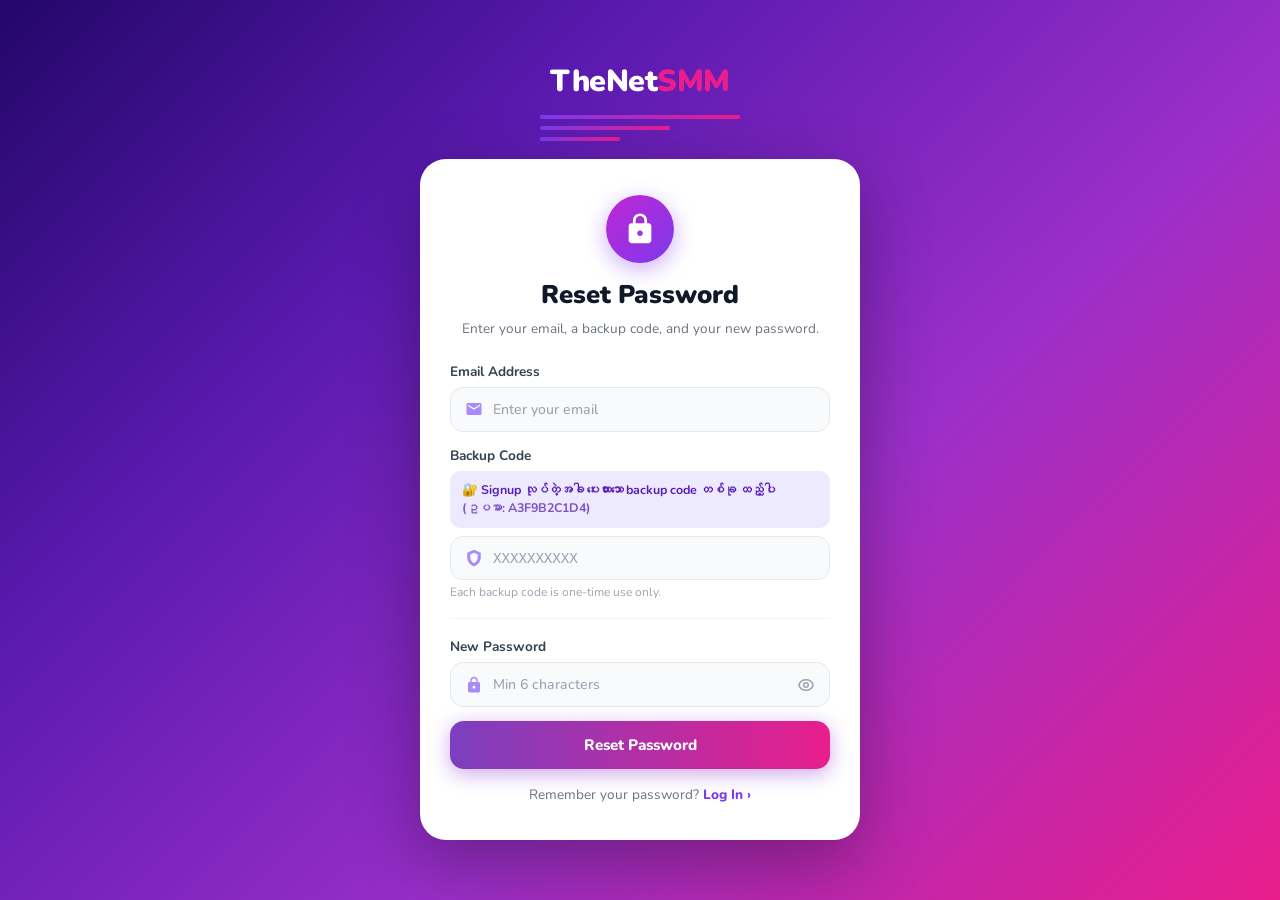
<file: forgot-password.html>
<!DOCTYPE html>
<html lang="en">
<head>
  <meta charset="UTF-8"/>
  <meta name="viewport" content="width=device-width,initial-scale=1.0"/>
  <title>Forgot Password — TheNetSMM</title>
  <link rel="preconnect" href="https://fonts.googleapis.com"/>
  <link href="https://fonts.googleapis.com/css2?family=Nunito:wght@400;600;700;800;900&display=swap" rel="stylesheet"/>
  <style>
    *,*::before,*::after{box-sizing:border-box;margin:0;padding:0}
    :root{--bg:linear-gradient(135deg,#230769,#5B1AB0 30%,#9B2FC9 62%,#E91E8C);--btn-grad:linear-gradient(90deg,#7B3FBF,#E91E8C);--font:'Nunito',system-ui,sans-serif}
    body{font-family:var(--font);background:var(--bg);min-height:100vh;display:flex;flex-direction:column;align-items:center;justify-content:center;padding:24px 16px;-webkit-font-smoothing:antialiased}
    .brand-card{display:flex;flex-direction:column;align-items:center;margin-bottom:18px}
    .brand-logo{font-size:1.9rem;font-weight:900;color:#fff;letter-spacing:-.5px;margin-bottom:13px}.brand-logo span{color:#E91E8C}
    .brand-lines{width:200px;display:flex;flex-direction:column;gap:7px}
    .brand-line{height:4px;border-radius:3px;background:linear-gradient(90deg,#7C3AED,#E91E8C)}
    .brand-line:nth-child(1){width:100%}.brand-line:nth-child(2){width:65%}.brand-line:nth-child(3){width:40%}
    .auth-card{background:#fff;border-radius:26px;padding:36px 30px;width:100%;max-width:440px;box-shadow:0 24px 70px rgba(0,0,0,.32)}
    .icon-wrap{display:flex;justify-content:center;margin-bottom:14px}
    .icon-circle{width:68px;height:68px;background:linear-gradient(135deg,#C026D3,#7C3AED);border-radius:50%;display:flex;align-items:center;justify-content:center;box-shadow:0 6px 22px rgba(124,58,237,.4)}
    .icon-circle svg{width:34px;height:34px;fill:#fff}
    .auth-title{font-size:1.6rem;font-weight:900;color:#111827;text-align:center;margin-bottom:6px}
    .auth-subtitle{font-size:.85rem;color:#6B7280;text-align:center;margin-bottom:22px;line-height:1.6}
    .alert{padding:11px 14px;border-radius:12px;font-size:.875rem;font-weight:700;text-align:center;margin-bottom:14px;display:none}
    .alert.show{display:block}
    .alert-error{background:#FEF2F2;border:1.5px solid #FECACA;color:#DC2626}
    .alert-success{background:#F0FDF4;border:1.5px solid #BBF7D0;color:#16A34A}
    .form-group{margin-bottom:14px}
    .form-label{display:block;font-size:.85rem;font-weight:700;color:#374151;margin-bottom:6px}
    .form-hint{font-size:.75rem;color:#9CA3AF;margin-top:4px}
    .input-wrap{display:flex;align-items:center;gap:10px;background:#F9FAFB;border:1.5px solid #E5E7EB;border-radius:13px;padding:12px 14px;transition:border-color .2s,background .2s}
    .input-wrap:focus-within{border-color:#9333EA;background:#fff}
    .input-wrap>svg{flex-shrink:0;width:18px;height:18px;fill:#A78BFA}
    .input-wrap input{flex:1;border:none;background:transparent;outline:none;font-size:.88rem;font-weight:600;font-family:var(--font);color:#374151;letter-spacing:.05em}
    .input-wrap input::placeholder{color:#9CA3AF;font-weight:500;letter-spacing:0}
    .code-grid{display:grid;grid-template-columns:1fr 1fr;gap:8px;margin-bottom:16px}
    .code-hint{grid-column:1/-1;background:#EDE9FE;border-radius:10px;padding:10px 12px;font-size:.78rem;color:#5B21B6;font-weight:700;line-height:1.5}
    .btn-primary{width:100%;padding:14px;border:none;border-radius:14px;background:var(--btn-grad);color:#fff;font-size:.95rem;font-weight:800;font-family:var(--font);cursor:pointer;box-shadow:0 5px 20px rgba(139,47,201,.42);transition:opacity .2s,transform .1s}
    .btn-primary:hover{opacity:.91}.btn-primary:active{transform:scale(.97)}.btn-primary:disabled{opacity:.55;cursor:not-allowed}
    .spinner{display:inline-block;width:16px;height:16px;border:2.5px solid rgba(255,255,255,.4);border-top-color:#fff;border-radius:50%;animation:spin .7s linear infinite;vertical-align:middle;margin-right:7px}
    @keyframes spin{to{transform:rotate(360deg)}}
    .auth-link{text-align:center;font-size:.85rem;color:#6B7280;margin-top:16px}
    .auth-link a{color:#7C3AED;font-weight:800;text-decoration:none}
    .divider{border:none;border-top:1.5px solid #F3F4F6;margin:18px 0}
    .new-pw-section{display:none}
    .eye-btn{background:none;border:none;cursor:pointer;padding:0;display:flex;align-items:center;color:#9CA3AF}
    .eye-btn svg{width:18px;height:18px;fill:none;stroke:currentColor;stroke-width:2}
  </style>
</head>
<body>
  <div class="brand-card">
    <div class="brand-logo">TheNet<span>SMM</span></div>
    <div class="brand-lines"><div class="brand-line"></div><div class="brand-line"></div><div class="brand-line"></div></div>
  </div>

  <div class="auth-card">
    <div class="icon-wrap">
      <div class="icon-circle">
        <svg viewBox="0 0 24 24"><path d="M18 8h-1V6c0-2.8-2.2-5-5-5S7 3.2 7 6v2H6c-1.1 0-2 .9-2 2v10c0 1.1.9 2 2 2h12c1.1 0 2-.9 2-2V10c0-1.1-.9-2-2-2zm-6 9c-1.1 0-2-.9-2-2s.9-2 2-2 2 .9 2 2-.9 2-2 2zm3.1-9H8.9V6c0-1.7 1.4-3.1 3.1-3.1 1.7 0 3.1 1.4 3.1 3.1v2z"/></svg>
      </div>
    </div>

    <h1 class="auth-title">Reset Password</h1>
    <p class="auth-subtitle">Enter your email, a backup code, and your new password.</p>

    <div class="alert" id="alert"></div>

    <!-- Step 1: Email + Backup code -->
    <div class="form-group">
      <label class="form-label">Email Address</label>
      <div class="input-wrap">
        <svg viewBox="0 0 24 24"><path d="M20 4H4c-1.1 0-2 .9-2 2v12c0 1.1.9 2 2 2h16c1.1 0 2-.9 2-2V6c0-1.1-.9-2-2-2zm0 4l-8 5-8-5V6l8 5 8-5v2z"/></svg>
        <input type="email" id="email" placeholder="Enter your email" autocomplete="email"/>
      </div>
    </div>

    <div class="form-group">
      <label class="form-label">Backup Code</label>
      <div class="code-hint">
        🔐 Signup လုပ်တဲ့အခါ ပေးထားသော backup code တစ်ခု ထည့်ပါ<br>
        <span style="opacity:.75">(ဥပမာ: A3F9B2C1D4)</span>
      </div>
      <div class="input-wrap" style="margin-top:8px;font-family:monospace">
        <svg viewBox="0 0 24 24"><path d="M12 1L3 5v6c0 5.55 3.84 10.74 9 12 5.16-1.26 9-6.45 9-12V5l-9-4zm0 4l5 2.18V11c0 3.5-2.33 6.79-5 7.93-2.67-1.14-5-4.43-5-7.93V7.18L12 5z"/></svg>
        <input type="text" id="backupCode" placeholder="XXXXXXXXXX" maxlength="12"
               style="text-transform:uppercase;letter-spacing:.12em;font-family:monospace"
               oninput="this.value=this.value.toUpperCase().replace(/[^A-Z0-9]/g,'')"/>
      </div>
      <p class="form-hint">Each backup code is one-time use only.</p>
    </div>

    <hr class="divider"/>

    <!-- New Password -->
    <div class="form-group">
      <label class="form-label">New Password</label>
      <div class="input-wrap">
        <svg viewBox="0 0 24 24"><path d="M18 8h-1V6c0-2.8-2.2-5-5-5S7 3.2 7 6v2H6c-1.1 0-2 .9-2 2v10c0 1.1.9 2 2 2h12c1.1 0 2-.9 2-2V10c0-1.1-.9-2-2-2zm-6 9c-1.1 0-2-.9-2-2s.9-2 2-2 2 .9 2 2-.9 2-2 2zm3.1-9H8.9V6c0-1.7 1.4-3.1 3.1-3.1 1.7 0 3.1 1.4 3.1 3.1v2z"/></svg>
        <input type="password" id="newPass" placeholder="Min 6 characters" autocomplete="new-password"/>
        <button type="button" class="eye-btn" onclick="togglePw('newPass','eyeIcon')">
          <svg id="eyeIcon" viewBox="0 0 24 24" stroke-linecap="round" stroke-linejoin="round">
            <path d="M15 12a3 3 0 11-6 0 3 3 0 016 0z"/>
            <path d="M2.458 12C3.732 7.943 7.523 5 12 5c4.478 0 8.268 2.943 9.542 7-1.274 4.057-5.064 7-9.542 7-4.477 0-8.268-2.943-9.542-7z"/>
          </svg>
        </button>
      </div>
    </div>

    <button class="btn-primary" id="resetBtn" onclick="doReset()">Reset Password</button>
    <p class="auth-link">Remember your password? <a href="/login">Log In &rsaquo;</a></p>
  </div>

  <script src="config.js"></script>
  <script>
    function togglePw(inputId, iconId) {
      const pw = document.getElementById(inputId);
      const ic = document.getElementById(iconId);
      if (pw.type === 'password') {
        pw.type = 'text';
        ic.innerHTML = `<path d="M13.875 18.825A10.05 10.05 0 0112 19c-4.478 0-8.268-2.943-9.543-7a9.97 9.97 0 011.563-3.029m5.858.908a3 3 0 114.243 4.243M9.878 9.878l4.242 4.242M9.88 9.88l-3.29-3.29m7.532 7.532l3.29 3.29M3 3l3.59 3.59m0 0A9.953 9.953 0 0112 5c4.478 0 8.268 2.943 9.543 7a10.025 10.025 0 01-4.132 5.411m0 0L21 21"/>`;
      } else {
        pw.type = 'password';
        ic.innerHTML = `<path d="M15 12a3 3 0 11-6 0 3 3 0 016 0z"/><path d="M2.458 12C3.732 7.943 7.523 5 12 5c4.478 0 8.268 2.943 9.542 7-1.274 4.057-5.064 7-9.542 7-4.477 0-8.268-2.943-9.542-7z"/>`;
      }
    }

    async function doReset() {
      const alertEl = document.getElementById('alert');
      alertEl.className = 'alert';
      const email      = document.getElementById('email').value.trim();
      const backupCode = document.getElementById('backupCode').value.trim();
      const newPass    = document.getElementById('newPass').value;

      if (!email)      { alertEl.className='alert show alert-error'; alertEl.textContent='Email ထည့်ပါ'; return; }
      if (!backupCode) { alertEl.className='alert show alert-error'; alertEl.textContent='Backup Code ထည့်ပါ'; return; }
      if (!newPass || newPass.length < 6) {
        alertEl.className='alert show alert-error';
        alertEl.textContent='Password အနည်းဆုံး 6 လုံးဖြစ်ရမည်'; return;
      }

      const btn = document.getElementById('resetBtn');
      btn.disabled = true; btn.innerHTML = '<span class="spinner"></span>Verifying...';

      try {
        const data = await apiCall('/api/auth/reset-password', 'POST',
          { email, backupCode, newPassword: newPass });
        alertEl.className = 'alert show alert-success';
        alertEl.textContent = '✅ ' + data.message + ' Login page သို့ redirect လုပ်မည်...';
        setTimeout(() => window.location.replace('/login'), 2500);
      } catch (err) {
        alertEl.className = 'alert show alert-error';
        alertEl.textContent = err.message || 'Reset မအောင်မြင်ပါ';
        btn.disabled = false; btn.textContent = 'Reset Password';
      }
    }
    document.addEventListener('keydown', e => { if (e.key === 'Enter') doReset(); });
  </script>
</body>
</html>
</file>
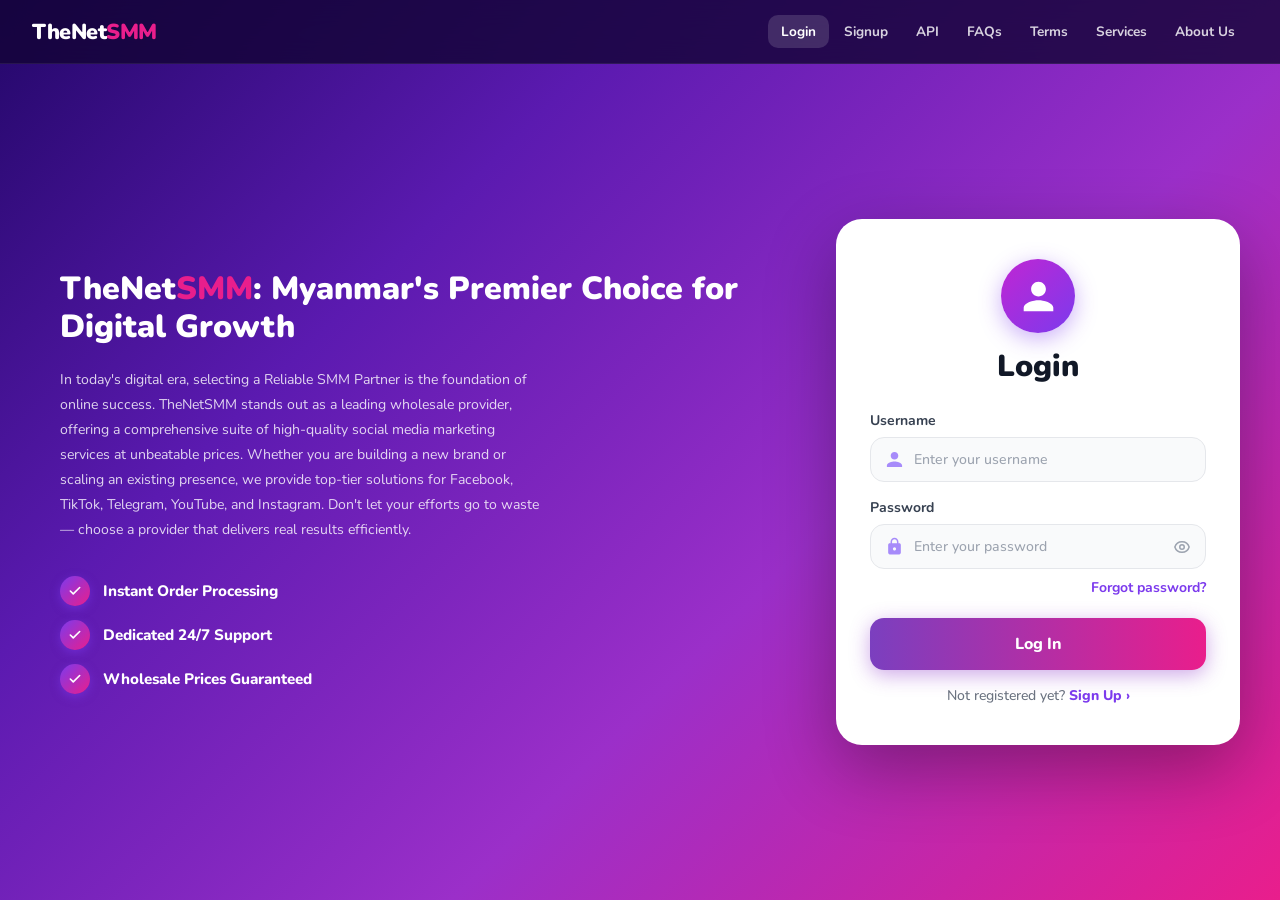
<file: login.html>
<!DOCTYPE html>
<html lang="en">
<head>
  <meta charset="UTF-8" />
  <meta name="viewport" content="width=device-width, initial-scale=1.0" />
  <title>TheNetSMM — Myanmar's Premier SMM Panel</title>
  <link rel="preconnect" href="https://fonts.googleapis.com" />
  <link href="https://fonts.googleapis.com/css2?family=Nunito:wght@400;500;600;700;800;900&display=swap" rel="stylesheet" />
  <style>
    *, *::before, *::after { box-sizing: border-box; margin: 0; padding: 0; }

    :root {
      --bg: linear-gradient(135deg, #230769 0%, #5B1AB0 30%, #9B2FC9 62%, #E91E8C 100%);
      --btn-grad: linear-gradient(90deg, #7B3FBF 0%, #E91E8C 100%);
      --avatar-grad: linear-gradient(135deg, #C026D3 0%, #7C3AED 100%);
      --card-glass: rgba(255,255,255,0.065);
      --border-glass: rgba(255,255,255,0.12);
      --font: 'Nunito', system-ui, sans-serif;
    }

    body {
      font-family: var(--font);
      background: var(--bg);
      min-height: 100vh;
      -webkit-font-smoothing: antialiased;
    }

    /* ═══ NAVBAR ════════════════════════════════ */
    .navbar {
      position: sticky; top: 0; z-index: 100;
      background: rgba(20, 4, 55, 0.82);
      backdrop-filter: blur(14px);
      -webkit-backdrop-filter: blur(14px);
      border-bottom: 1px solid rgba(255,255,255,0.07);
      height: 64px;
      display: flex; align-items: center;
      padding: 0 32px;
      gap: 8px;
    }

    .logo {
      font-size: 1.35rem; font-weight: 900;
      color: #fff; text-decoration: none; letter-spacing: -0.5px;
      cursor: pointer; margin-right: auto; white-space: nowrap;
    }
    .logo span { color: #E91E8C; }

    .nav-links { display: flex; align-items: center; gap: 2px; }

    .nav-link {
      padding: 7px 13px; border-radius: 10px;
      font-size: 0.85rem; font-weight: 700;
      color: rgba(255,255,255,0.82);
      background: none; border: none; cursor: pointer;
      font-family: var(--font);
      transition: background 0.18s, color 0.18s;
      white-space: nowrap;
    }
    .nav-link:hover { background: rgba(255,255,255,0.1); color: #fff; }
    .nav-link.active { background: rgba(255,255,255,0.14); color: #fff; }

    .hamburger {
      display: none; flex-direction: column; gap: 5px;
      background: none; border: none; cursor: pointer; padding: 6px;
    }
    .hamburger span {
      display: block; width: 23px; height: 2.5px;
      background: #fff; border-radius: 3px; transition: 0.3s;
    }
    .hamburger.open span:nth-child(1) { transform: translateY(7.5px) rotate(45deg); }
    .hamburger.open span:nth-child(2) { opacity: 0; }
    .hamburger.open span:nth-child(3) { transform: translateY(-7.5px) rotate(-45deg); }

    .mobile-drawer {
      display: none; flex-direction: column;
      background: rgba(15, 3, 40, 0.97);
      position: fixed; top: 64px; left: 0; right: 0;
      z-index: 90; padding: 12px 16px 16px;
      border-bottom: 1px solid rgba(255,255,255,0.08);
      backdrop-filter: blur(14px);
    }
    .mobile-drawer.open { display: flex; }
    .mobile-drawer .nav-link {
      width: 100%; text-align: left;
      padding: 13px 16px; border-radius: 12px;
      margin-bottom: 3px; font-size: 0.95rem;
    }

    /* ═══ SECTIONS ══════════════════════════════ */
    .section { display: none; }
    .section.active { display: block; }

    /* ═══ MOBILE BRAND CARD (shown only on mobile) ════ */
    .mobile-brand {
      display: none;
      flex-direction: column;
      align-items: center;
      padding: 28px 20px 0;
      gap: 0;
    }
    .mb-logo {
      font-size: 1.85rem; font-weight: 900;
      color: #fff; letter-spacing: -0.5px;
      margin-bottom: 14px;
    }
    .mb-logo span { color: #E91E8C; }
    .mb-lines { width: 100%; max-width: 360px; display: flex; flex-direction: column; gap: 7px; }
    .mb-line {
      height: 4px; border-radius: 3px;
      background: linear-gradient(90deg, #7C3AED, #E91E8C);
    }
    .mb-line:nth-child(1) { width: 100%; }
    .mb-line:nth-child(2) { width: 68%; }
    .mb-line:nth-child(3) { width: 42%; }

    /* ═══ AUTH SPLIT LAYOUT ═════════════════════ */
    .auth-split {
      display: flex; align-items: stretch;
      min-height: calc(100vh - 64px);
    }

    .auth-hero {
      flex: 1; padding: 60px 48px 60px 60px;
      display: flex; flex-direction: column;
      justify-content: center; color: #fff;
    }

    .auth-hero h1 {
      font-size: clamp(1.7rem, 2.5vw, 2.8rem); font-weight: 900;
      line-height: 1.2; margin-bottom: 20px;
    }
    .auth-hero h1 .pink { color: #E91E8C; }

    .hero-desc {
      font-size: 0.88rem; color: rgba(255,255,255,0.82);
      line-height: 1.78; margin-bottom: 34px; max-width: 480px;
    }

    .hero-bullets { list-style: none; display: flex; flex-direction: column; gap: 14px; }
    .hero-bullet {
      display: flex; align-items: center; gap: 13px;
      font-size: 0.95rem; font-weight: 800; color: #fff;
    }
    .bullet-check {
      width: 30px; height: 30px; flex-shrink: 0;
      background: linear-gradient(135deg, #7C3AED, #E91E8C);
      border-radius: 50%;
      display: flex; align-items: center; justify-content: center;
      box-shadow: 0 3px 10px rgba(124,58,237,0.5);
    }
    .bullet-check svg {
      width: 14px; height: 14px; fill: none;
      stroke: white; stroke-width: 2.8;
      stroke-linecap: round; stroke-linejoin: round;
    }

    .auth-form-side {
      width: 460px; flex-shrink: 0;
      display: flex; align-items: center; justify-content: center;
      padding: 40px 40px 40px 16px;
    }

    .auth-card {
      background: #fff; border-radius: 26px;
      padding: 40px 34px; width: 100%;
      box-shadow: 0 24px 70px rgba(0,0,0,0.32);
    }

    .avatar-wrap { display: flex; justify-content: center; margin-bottom: 12px; }
    .avatar-circle {
      width: 74px; height: 74px;
      background: var(--avatar-grad); border-radius: 50%;
      display: flex; align-items: center; justify-content: center;
      box-shadow: 0 6px 22px rgba(124,58,237,0.4);
    }
    .avatar-circle svg { width: 37px; height: 37px; fill: white; }

    .auth-title {
      font-size: 1.9rem; font-weight: 900;
      color: #111827; text-align: center; margin-bottom: 24px;
    }

    .alert {
      padding: 11px 14px; border-radius: 12px;
      font-size: 0.875rem; font-weight: 700;
      text-align: center; margin-bottom: 14px; display: none;
    }
    .alert.show { display: block; }
    .alert-error { background: #FEF2F2; border: 1.5px solid #FECACA; color: #DC2626; }
    .alert-success { background: #F0FDF4; border: 1.5px solid #BBF7D0; color: #16A34A; }

    .form-group { margin-bottom: 16px; }
    .form-label { display: block; font-size: 0.875rem; font-weight: 700; color: #374151; margin-bottom: 7px; }

    .input-wrap {
      display: flex; align-items: center; gap: 10px;
      background: #F9FAFB; border: 1.5px solid #E5E7EB;
      border-radius: 14px; padding: 12px 14px;
      transition: border-color 0.2s, background 0.2s;
    }
    .input-wrap:focus-within { border-color: #9333EA; background: #fff; }
    .input-wrap > svg { flex-shrink: 0; width: 19px; height: 19px; fill: #A78BFA; }
    .input-wrap input {
      flex: 1; border: none; background: transparent; outline: none;
      font-size: 0.88rem; font-weight: 600; font-family: var(--font); color: #374151;
    }
    .input-wrap input::placeholder { color: #9CA3AF; font-weight: 500; }

    .eye-btn { background: none; border: none; cursor: pointer; padding: 0; display: flex; align-items: center; color: #9CA3AF; }
    .eye-btn svg { width: 18px; height: 18px; fill: none; stroke: currentColor; stroke-width: 2; }

    .forgot-wrap { text-align: right; margin-top: 7px; }
    .forgot-link { font-size: 0.875rem; font-weight: 700; color: #7C3AED; text-decoration: none; }
    .forgot-link:hover { color: #E91E8C; }

    .btn-primary {
      width: 100%; padding: 15px; border: none; border-radius: 14px;
      background: var(--btn-grad); color: #fff;
      font-size: 1rem; font-weight: 800; font-family: var(--font);
      cursor: pointer; box-shadow: 0 5px 20px rgba(139,47,201,0.42);
      transition: opacity 0.2s, transform 0.1s; margin-top: 4px;
    }
    .btn-primary:hover { opacity: 0.91; }
    .btn-primary:active { transform: scale(0.97); }
    .btn-primary:disabled { opacity: 0.55; cursor: not-allowed; }

    .spinner {
      display: inline-block; width: 16px; height: 16px;
      border: 2.5px solid rgba(255,255,255,0.4); border-top-color: #fff;
      border-radius: 50%; animation: spin 0.7s linear infinite;
      vertical-align: middle; margin-right: 7px;
    }
    @keyframes spin { to { transform: rotate(360deg); } }

    .auth-footer-p { text-align: center; font-size: 0.875rem; color: #6B7280; font-weight: 500; margin-top: 16px; }
    .auth-footer-p a { color: #7C3AED; font-weight: 800; text-decoration: none; }
    .auth-footer-p a:hover { color: #E91E8C; }

    /* ═══ PLACEHOLDER ═══════════════════════════ */
    .placeholder-wrap {
      display: flex; flex-direction: column; align-items: center;
      justify-content: center; min-height: calc(100vh - 64px);
      color: rgba(255,255,255,0.7); gap: 14px; padding: 40px 20px;
    }
    .placeholder-wrap .ph-emoji { font-size: 4.5rem; }
    .placeholder-wrap h2 { font-size: 1.6rem; font-weight: 900; color: #fff; }
    .placeholder-wrap p { font-size: 0.9rem; text-align: center; max-width: 320px; line-height: 1.6; }

    /* ═══ ABOUT US ═══════════════════════════════ */
    .about-wrap { padding: 48px 40px 60px; }

    .feature-grid {
      display: grid; grid-template-columns: repeat(3,1fr);
      gap: 20px; max-width: 1120px; margin: 0 auto 44px;
    }
    .feature-card {
      background: var(--card-glass); border: 1px solid var(--border-glass);
      border-radius: 20px; padding: 30px 24px;
      backdrop-filter: blur(6px); color: #fff;
    }
    .feature-icon-circle {
      width: 62px; height: 62px;
      background: linear-gradient(135deg, #7C3AED, #C026D3);
      border-radius: 50%; display: flex; align-items: center; justify-content: center;
      margin-bottom: 16px; box-shadow: 0 5px 18px rgba(124,58,237,0.42);
    }
    .feature-icon-circle svg { width: 30px; height: 30px; fill: white; }
    .feature-card h3 { font-size: 1rem; font-weight: 900; margin-bottom: 9px; }
    .feature-underline { width: 36px; height: 3px; background: #E91E8C; border-radius: 2px; margin-bottom: 12px; }
    .feature-card p { font-size: 0.845rem; color: rgba(255,255,255,0.8); line-height: 1.75; }

    .about-intro {
      max-width: 1120px; margin: 0 auto 28px;
      background: var(--card-glass); border: 1px solid var(--border-glass);
      border-radius: 20px; padding: 36px 38px; color: #fff;
    }
    .about-intro h2 { font-size: 1.45rem; font-weight: 900; margin-bottom: 13px; }
    .about-intro h2 .pink { color: #E91E8C; }
    .about-intro p { font-size: 0.875rem; color: rgba(255,255,255,0.82); line-height: 1.82; margin-bottom: 13px; }

    .sub-heading { font-size: 1rem; font-weight: 900; color: #fff; margin: 22px 0 12px; }

    .why-list { list-style: none; display: flex; flex-direction: column; gap: 10px; }
    .why-item {
      display: flex; gap: 13px; align-items: flex-start;
      background: rgba(255,255,255,0.05); border: 1px solid rgba(255,255,255,0.08);
      border-radius: 12px; padding: 13px 16px;
    }
    .why-tag {
      font-size: 0.72rem; font-weight: 900; color: #E91E8C;
      background: rgba(233,30,140,0.14); border-radius: 8px;
      padding: 4px 8px; white-space: nowrap; align-self: flex-start; margin-top: 1px;
    }
    .why-text { font-size: 0.865rem; color: rgba(255,255,255,0.85); line-height: 1.65; }
    .why-text strong { color: #fff; }

    .mission-block {
      max-width: 1120px; margin: 0 auto 40px;
      background: var(--card-glass); border: 1px solid var(--border-glass);
      border-radius: 20px; padding: 36px 38px;
      display: flex; gap: 28px; align-items: flex-start;
    }
    .mission-emoji { font-size: 3.5rem; flex-shrink: 0; margin-top: 4px; }
    .mission-text h2 { font-size: 1.35rem; font-weight: 900; color: #fff; margin-bottom: 11px; }
    .mission-text h2 .pink { color: #E91E8C; }
    .mission-text p { font-size: 0.875rem; color: rgba(255,255,255,0.8); line-height: 1.8; margin-bottom: 10px; }

    .faq-wrap { max-width: 1120px; margin: 0 auto 40px; }
    .faq-header {
      display: flex; align-items: center; gap: 14px;
      font-size: 1.6rem; font-weight: 900; color: #fff;
      margin-bottom: 24px; justify-content: center;
    }
    .faq-q-icon {
      width: 44px; height: 44px;
      background: linear-gradient(135deg, #7C3AED, #C026D3);
      border-radius: 50%; display: flex; align-items: center; justify-content: center;
      font-size: 1.15rem; font-weight: 900; color: #fff;
    }
    .faq-item {
      background: var(--card-glass); border: 1px solid var(--border-glass);
      border-radius: 14px; margin-bottom: 9px; overflow: hidden;
    }
    .faq-question {
      display: flex; align-items: center; gap: 14px;
      padding: 18px 22px; cursor: pointer; color: #fff; user-select: none;
    }
    .faq-num {
      width: 34px; height: 34px; flex-shrink: 0;
      background: linear-gradient(135deg, #7C3AED, #C026D3);
      border-radius: 50%; display: flex; align-items: center; justify-content: center;
      font-size: 0.85rem; font-weight: 900; color: #fff;
    }
    .faq-q-text { flex: 1; font-size: 0.93rem; font-weight: 800; }
    .faq-arrow { font-size: 0.8rem; color: rgba(255,255,255,0.55); transition: transform 0.28s; flex-shrink: 0; }
    .faq-item.open .faq-arrow { transform: rotate(180deg); }
    .faq-body {
      max-height: 0; overflow: hidden;
      transition: max-height 0.3s ease, padding 0.28s;
      font-size: 0.875rem; color: rgba(255,255,255,0.8);
      line-height: 1.8; padding: 0 22px 0 70px;
    }
    .faq-item.open .faq-body { max-height: 250px; padding-bottom: 18px; }

    .about-footer {
      border-top: 1px solid rgba(255,255,255,0.1);
      padding: 16px 40px;
      display: flex; align-items: center; justify-content: center; gap: 10px;
      color: rgba(255,255,255,0.68); font-size: 0.82rem; font-weight: 700;
    }
    .about-footer svg { width: 19px; height: 19px; fill: none; stroke: #9B59B6; stroke-width: 2; }

    /* ═══ RESPONSIVE — Android Desktop (800-1200px) ═══ */
    @media (min-width: 801px) and (max-width: 1100px) {
      .auth-hero { padding: 44px 36px 44px 44px; }
      .auth-form-side { width: 400px; padding: 36px 32px 36px 12px; }
      .auth-card { padding: 34px 28px; }
    }

    /* ═══ RESPONSIVE — Mobile (≤800px) ════════════ */
    @media (max-width: 800px) {
      .navbar { padding: 0 16px; height: 60px; }
      .nav-links { display: none; }
      .hamburger { display: flex; }
      .mobile-drawer { top: 60px; }

      /* Show brand card, hide hero */
      .mobile-brand { display: flex; }
      .auth-hero { display: none; }

      /* Stack form full-width */
      .auth-split {
        flex-direction: column; min-height: auto;
        align-items: center; padding-bottom: 40px;
      }
      .auth-form-side {
        width: 100%; max-width: 420px;
        padding: 22px 18px 0;
      }
      .auth-card { padding: 28px 20px; border-radius: 20px; }
      .auth-title { font-size: 1.55rem; }

      .about-wrap { padding: 20px 14px 50px; }
      .feature-grid { grid-template-columns: 1fr; gap: 12px; margin-bottom: 22px; }
      .about-intro { padding: 22px 18px; margin-bottom: 18px; }
      .about-intro h2 { font-size: 1.1rem; }
      .mission-block { flex-direction: column; gap: 14px; padding: 22px 18px; margin-bottom: 20px; }
      .mission-emoji { font-size: 2.8rem; }
      .mission-text h2 { font-size: 1.1rem; }
      .faq-wrap { margin-bottom: 20px; }
      .faq-header { font-size: 1.15rem; gap: 10px; }
      .faq-body { padding-left: 54px; }
      .about-footer { padding: 12px 14px; font-size: 0.73rem; flex-wrap: wrap; justify-content: center; text-align: center; gap: 6px; }
    }
  
  /* ── Terms of Service ─────────────────── */
  .tos-wrap { padding:0 0 40px; }
  .tos-lang-btn { flex:1; padding:10px; border-radius:12px; border:2px solid #E5E7EB;
    background:#fff; font-size:.85rem; font-weight:800; cursor:pointer; font-family:inherit;
    color:#6B7280; transition:all .15s; }
  .tos-lang-btn.active { background:#7C3AED; color:#fff; border-color:#7C3AED; }
  .tos-lang-btn:hover:not(.active) { border-color:#7C3AED; color:#7C3AED; }
  .tos-content { background:#fff; border-radius:20px; padding:22px 18px;
    box-shadow:0 2px 12px rgba(0,0,0,.07); }
  .tos-title { font-size:.95rem; font-weight:900; color:#1E1B4B; margin-bottom:16px;
    padding-bottom:10px; border-bottom:2px solid #EDE9FE; line-height:1.5; }
  .tos-section { font-size:.875rem; font-weight:900; color:#7C3AED; margin:14px 0 6px; line-height:1.5; }
  .tos-para { font-size:.85rem; color:#374151; line-height:1.9; margin-bottom:8px; }
  .tos-lang { display:none; }
  .tos-lang.active { display:block; }

    /* ── Terms of Service — glass style (matches About tab) ── */
    .tos-en-wrap { max-width: 860px; margin: 0 auto; padding: 40px 20px 60px; }
    .tos-header-card {
      margin-bottom: 26px;
    }
    .tos-main-title { font-size: 1.75rem; font-weight: 900; color: #fff; line-height: 1.2; margin-bottom: 6px; }
    .tos-main-sub   { font-size: 0.85rem; color: rgba(255,255,255,0.6); }

    .tos-card {
      background: var(--card-glass);
      border: 1px solid var(--border-glass);
      border-radius: 18px;
      padding: 22px 22px;
      backdrop-filter: blur(6px);
      margin-bottom: 14px;
    }
    .tos-en-section { display: flex; gap: 16px; align-items: flex-start; }
    .tos-en-num {
      width: 36px; height: 36px; border-radius: 50%; flex-shrink: 0;
      background: linear-gradient(135deg, #7C3AED, #E91E8C);
      display: flex; align-items: center; justify-content: center;
      font-size: 0.82rem; font-weight: 900; color: #fff;
    }
    .tos-en-title {
      font-size: 0.95rem; font-weight: 900; color: #fff;
      margin-bottom: 10px;
    }
    .tos-en-text {
      font-size: 0.84rem; color: rgba(255,255,255,0.78);
      line-height: 1.8; margin-bottom: 8px;
    }
    .tos-en-text:last-child { margin-bottom: 0; }
    .tos-en-text strong { color: rgba(255,255,255,0.95); font-weight: 800; }

    @media (max-width: 600px) {
      .tos-en-wrap { padding: 20px 14px 50px; }
      .tos-main-title { font-size: 1.2rem; }
      .tos-card { padding: 16px; }
    }
  </style>
</head>
<body>

  <!-- ═══════════════ NAVBAR ═══════════════ -->
  <nav class="navbar">
    <span class="logo" onclick="showSection('login')">TheNet<span>SMM</span></span>
    <div class="nav-links">
      <button class="nav-link active" id="nl-login"    onclick="showSection('login')">Login</button>
      <button class="nav-link"        id="nl-signup"   onclick="window.location.href='/signup'">Signup</button>
      <button class="nav-link"        id="nl-api"      onclick="showSection('api')">API</button>
      <button class="nav-link"        id="nl-faqs"     onclick="goToFaq()">FAQs</button>
      <button class="nav-link"        id="nl-terms"    onclick="showSection('terms')">Terms</button>
      <button class="nav-link"        id="nl-services" onclick="showSection('services')">Services</button>
      <button class="nav-link"        id="nl-about"    onclick="showSection('about')">About Us</button>
    </div>
    <button class="hamburger" id="hamburger" onclick="toggleDrawer()" aria-label="Menu">
      <span></span><span></span><span></span>
    </button>
  </nav>

  <div class="mobile-drawer" id="drawer">
    <button class="nav-link" onclick="showSection('login');closeDrawer()">Login</button>
    <button class="nav-link" onclick="window.location.href='/signup'">Signup</button>
    <button class="nav-link" onclick="showSection('api');closeDrawer()">API</button>
    <button class="nav-link" onclick="goToFaq();closeDrawer()">FAQs</button>
    <button class="nav-link" onclick="showSection('terms');closeDrawer()">Terms</button>
    <button class="nav-link" onclick="showSection('services');closeDrawer()">Services</button>
    <button class="nav-link" onclick="showSection('about');closeDrawer()">About Us</button>
  </div>

  <!-- ═══════════════ LOGIN ═══════════════ -->
  <section class="section active" id="sec-login">
    <!-- Mobile brand card (hidden on desktop) -->
    <div class="mobile-brand">
      <div class="mb-logo">TheNet<span>SMM</span></div>
      <div class="mb-lines">
        <div class="mb-line"></div>
        <div class="mb-line"></div>
        <div class="mb-line"></div>
      </div>
    </div>
    <div class="auth-split">
      <div class="auth-hero">
        <h1>TheNet<span class="pink">SMM</span>: Myanmar's Premier Choice for Digital Growth</h1>
        <p class="hero-desc">In today's digital era, selecting a Reliable SMM Partner is the foundation of online success. TheNetSMM stands out as a leading wholesale provider, offering a comprehensive suite of high-quality social media marketing services at unbeatable prices. Whether you are building a new brand or scaling an existing presence, we provide top-tier solutions for Facebook, TikTok, Telegram, YouTube, and Instagram. Don't let your efforts go to waste — choose a provider that delivers real results efficiently.</p>
        <ul class="hero-bullets">
          <li class="hero-bullet"><div class="bullet-check"><svg viewBox="0 0 24 24"><polyline points="20 6 9 17 4 12"/></svg></div>Instant Order Processing</li>
          <li class="hero-bullet"><div class="bullet-check"><svg viewBox="0 0 24 24"><polyline points="20 6 9 17 4 12"/></svg></div>Dedicated 24/7 Support</li>
          <li class="hero-bullet"><div class="bullet-check"><svg viewBox="0 0 24 24"><polyline points="20 6 9 17 4 12"/></svg></div>Wholesale Prices Guaranteed</li>
        </ul>
      </div>
      <div class="auth-form-side">
        <div class="auth-card">
          <div class="avatar-wrap"><div class="avatar-circle"><svg viewBox="0 0 24 24"><path d="M12 12c2.7 0 4.8-2.1 4.8-4.8S14.7 2.4 12 2.4 7.2 4.5 7.2 7.2 9.3 12 12 12zm0 2.4c-3.2 0-9.6 1.6-9.6 4.8v2.4h19.2v-2.4c0-3.2-6.4-4.8-9.6-4.8z"/></svg></div></div>
          <h2 class="auth-title">Login</h2>
          <div class="alert" id="loginAlert"></div>
          <div class="form-group">
            <label class="form-label">Username</label>
            <div class="input-wrap">
              <svg viewBox="0 0 24 24"><path d="M12 12c2.7 0 4.8-2.1 4.8-4.8S14.7 2.4 12 2.4 7.2 4.5 7.2 7.2 9.3 12 12 12zm0 2.4c-3.2 0-9.6 1.6-9.6 4.8v2.4h19.2v-2.4c0-3.2-6.4-4.8-9.6-4.8z"/></svg>
              <input type="text" id="li-email" placeholder="Enter your username" autocomplete="username" />
            </div>
          </div>
          <div class="form-group">
            <label class="form-label">Password</label>
            <div class="input-wrap">
              <svg viewBox="0 0 24 24"><path d="M18 8h-1V6c0-2.8-2.2-5-5-5S7 3.2 7 6v2H6c-1.1 0-2 .9-2 2v10c0 1.1.9 2 2 2h12c1.1 0 2-.9 2-2V10c0-1.1-.9-2-2-2zm-6 9c-1.1 0-2-.9-2-2s.9-2 2-2 2 .9 2 2-.9 2-2 2zm3.1-9H8.9V6c0-1.7 1.4-3.1 3.1-3.1 1.7 0 3.1 1.4 3.1 3.1v2z"/></svg>
              <input type="password" id="li-pw" placeholder="Enter your password" autocomplete="current-password" />
              <button type="button" class="eye-btn" onclick="togglePw('li-pw','eye-li')">
                <svg id="eye-li" viewBox="0 0 24 24" stroke-linecap="round" stroke-linejoin="round"><path d="M15 12a3 3 0 11-6 0 3 3 0 016 0z"/><path d="M2.458 12C3.732 7.943 7.523 5 12 5c4.478 0 8.268 2.943 9.542 7-1.274 4.057-5.064 7-9.542 7-4.477 0-8.268-2.943-9.542-7z"/></svg>
              </button>
            </div>
            <div class="forgot-wrap"><a href="/forgot-password" class="forgot-link">Forgot password?</a></div>
          </div>
          <button class="btn-primary" id="loginBtn" onclick="doLogin()">Log In</button>
          <p class="auth-footer-p">Not registered yet? <a href="/signup">Sign Up &rsaquo;</a></p>
        </div>
      </div>
    </div>
  </section>

  <!-- ═══════════════ SIGNUP ═══════════════ -->
  <section class="section" id="sec-signup">
    <!-- Mobile brand card (hidden on desktop) -->
    <div class="mobile-brand">
      <div class="mb-logo">TheNet<span>SMM</span></div>
      <div class="mb-lines">
        <div class="mb-line"></div>
        <div class="mb-line"></div>
        <div class="mb-line"></div>
      </div>
    </div>
    <div class="auth-split">
      <div class="auth-hero">
        <h1>Join <span class="pink">TheNetSMM</span> — Grow Your Digital Presence Today</h1>
        <p class="hero-desc">Sign up in seconds and unlock access to Myanmar's most affordable and reliable social media marketing panel. Whether you're an influencer, brand owner, or reseller — TheNetSMM has everything you need to grow fast and scale smartly.</p>
        <ul class="hero-bullets">
          <li class="hero-bullet"><div class="bullet-check"><svg viewBox="0 0 24 24"><polyline points="20 6 9 17 4 12"/></svg></div>Free Account — No Setup Fees</li>
          <li class="hero-bullet"><div class="bullet-check"><svg viewBox="0 0 24 24"><polyline points="20 6 9 17 4 12"/></svg></div>Access 100+ SMM Services</li>
          <li class="hero-bullet"><div class="bullet-check"><svg viewBox="0 0 24 24"><polyline points="20 6 9 17 4 12"/></svg></div>API Integration Available</li>
        </ul>
      </div>
      <div class="auth-form-side">
        <div class="auth-card">
          <div class="avatar-wrap"><div class="avatar-circle"><svg viewBox="0 0 24 24"><path d="M12 12c2.7 0 4.8-2.1 4.8-4.8S14.7 2.4 12 2.4 7.2 4.5 7.2 7.2 9.3 12 12 12zm0 2.4c-3.2 0-9.6 1.6-9.6 4.8v2.4h19.2v-2.4c0-3.2-6.4-4.8-9.6-4.8z"/></svg></div></div>
          <h2 class="auth-title">Sign Up</h2>
          <div class="alert" id="signupAlert"></div>
          <div class="form-group">
            <label class="form-label">Name</label>
            <div class="input-wrap">
              <svg viewBox="0 0 24 24"><path d="M12 12c2.7 0 4.8-2.1 4.8-4.8S14.7 2.4 12 2.4 7.2 4.5 7.2 7.2 9.3 12 12 12zm0 2.4c-3.2 0-9.6 1.6-9.6 4.8v2.4h19.2v-2.4c0-3.2-6.4-4.8-9.6-4.8z"/></svg>
              <input type="text" id="su-name" placeholder="Enter your name" />
            </div>
          </div>
          <div class="form-group">
            <label class="form-label">Email</label>
            <div class="input-wrap">
              <svg viewBox="0 0 24 24"><path d="M20 4H4c-1.1 0-2 .9-2 2v12c0 1.1.9 2 2 2h16c1.1 0 2-.9 2-2V6c0-1.1-.9-2-2-2zm0 4l-8 5-8-5V6l8 5 8-5v2z"/></svg>
              <input type="email" id="su-email" placeholder="Enter your email" autocomplete="email" />
            </div>
          </div>
          <div class="form-group">
            <label class="form-label">Password</label>
            <div class="input-wrap">
              <svg viewBox="0 0 24 24"><path d="M18 8h-1V6c0-2.8-2.2-5-5-5S7 3.2 7 6v2H6c-1.1 0-2 .9-2 2v10c0 1.1.9 2 2 2h12c1.1 0 2-.9 2-2V10c0-1.1-.9-2-2-2zm-6 9c-1.1 0-2-.9-2-2s.9-2 2-2 2 .9 2 2-.9 2-2 2zm3.1-9H8.9V6c0-1.7 1.4-3.1 3.1-3.1 1.7 0 3.1 1.4 3.1 3.1v2z"/></svg>
              <input type="password" id="su-pw" placeholder="Create a password" autocomplete="new-password" />
              <button type="button" class="eye-btn" onclick="togglePw('su-pw','eye-su')">
                <svg id="eye-su" viewBox="0 0 24 24" stroke-linecap="round" stroke-linejoin="round"><path d="M15 12a3 3 0 11-6 0 3 3 0 016 0z"/><path d="M2.458 12C3.732 7.943 7.523 5 12 5c4.478 0 8.268 2.943 9.542 7-1.274 4.057-5.064 7-9.542 7-4.477 0-8.268-2.943-9.542-7z"/></svg>
              </button>
            </div>
          </div>
          <button class="btn-primary" id="signupBtn" onclick="doSignup()">Sign Up</button>
          <p class="auth-footer-p">Already have an account? <a href="#" onclick="showSection('login');return false;">Log In &rsaquo;</a></p>
        </div>
      </div>
    </div>
  </section>

  <!-- ═══════════════ API ═══════════════ -->
  <section class="section" id="sec-api">
    <div class="placeholder-wrap">
      <div class="ph-emoji">⚡</div>
      <h2>API Documentation</h2>
      <p>API documentation and integration guide will be available here soon.</p>
    </div>
  </section>

  <!-- ═══════════════ FAQs ═══════════════ -->
  <section class="section" id="sec-faqs">
    <div class="placeholder-wrap">
      <div class="ph-emoji">❓</div>
      <h2>Frequently Asked Questions</h2>
      <p>FAQ content is being prepared and will be available here soon.</p>
    </div>
  </section>

  <!-- ═══════════════ TERMS ═══════════════ -->
  <section class="section" id="sec-terms">

      <div class="tos-en-wrap">
        <div class="tos-header-card">
          <h2 class="tos-main-title">Terms of Service</h2>
          <p class="tos-main-sub">TheNetSMM — Operational Procedures &amp; Policies</p>
        </div>
        <div class="tos-card"><div class="tos-en-section"><div class="tos-en-num">1</div><div>
          <h3 class="tos-en-title">General Agreement</h3>
          <p class="tos-en-text">By registering an account or utilizing any services on the TheNetSMM platform, it is deemed that you have fully read, understood, and unconditionally agreed to be bound by all the terms and conditions outlined below. If you do not agree with any part of these terms, you must immediately cease all use of our services.</p>
        </div></div></div>
        <div class="tos-card"><div class="tos-en-section"><div class="tos-en-num">2</div><div>
          <h3 class="tos-en-title">Service Scope &amp; Limitations</h3>
          <p class="tos-en-text"><strong>Purpose:</strong> TheNetSMM is intended solely for enhancing the online "appearance" of social media accounts. We do not guarantee that new followers, likes, or views will interact or engage with your content.</p>
          <p class="tos-en-text"><strong>Delivery Time:</strong> The delivery times provided for each service are estimates only. Depending on current server loads, delays may occur. Orders in "Processing" status cannot be canceled or refunded due to duration.</p>
          <p class="tos-en-text"><strong>Double Orders:</strong> Placing multiple orders for the same link before the initial service is completed is strictly prohibited. TheNetSMM assumes no responsibility and will not issue refunds for order errors or failures caused by such overlapping requests.</p>
        </div></div></div>
        <div class="tos-card"><div class="tos-en-section"><div class="tos-en-num">3</div><div>
          <h3 class="tos-en-title">Financial &amp; Refund Policy</h3>
          <p class="tos-en-text"><strong>Irreversible Deposits:</strong> Once a deposit is successfully made, funds cannot be withdrawn or refunded back to the original payment method under any circumstances. Deposited funds must be used exclusively for purchasing services on TheNetSMM.</p>
          <p class="tos-en-text"><strong>Refund Logic:</strong> If a server fails to deliver an order, the corresponding amount will be credited back only to the User's Wallet Balance on the platform.</p>
          <p class="tos-en-text"><strong>Disputes &amp; Chargebacks:</strong> Initiating groundless disputes or chargebacks will result in the immediate and permanent termination of your account, along with the forfeiture of any remaining balance.</p>
        </div></div></div>
        <div class="tos-card"><div class="tos-en-section"><div class="tos-en-num">4</div><div>
          <h3 class="tos-en-title">User Obligations</h3>
          <p class="tos-en-text"><strong>Public Access:</strong> Users must ensure that the target social media account is set to "Public" before placing an order. No compensation or refunds will be provided for failures resulting from accounts set to Private or for providing incorrect links.</p>
          <p class="tos-en-text"><strong>Prohibited Content:</strong> Ordering services for links involving illegal activities, pornography, hate speech, or drug-related content is strictly forbidden. We reserve the right to terminate such orders immediately without a refund.</p>
        </div></div></div>
        <div class="tos-card"><div class="tos-en-section"><div class="tos-en-num">5</div><div>
          <h3 class="tos-en-title">Limitation of Liability</h3>
          <p class="tos-en-text">While TheNetSMM strives for maximum efficiency, we are not liable for account suspensions, content deletions, or fluctuations in counts (drops) caused by algorithm updates or policy changes on social media platforms (e.g., Facebook, Instagram, TikTok). Use of these services is at the user's own risk.</p>
        </div></div></div>
        <div class="tos-card"><div class="tos-en-section"><div class="tos-en-num">6</div><div>
          <h3 class="tos-en-title">Privacy Policy</h3>
          <p class="tos-en-text">We are committed to protecting your privacy. Any personal information collected will be used solely for the fulfillment of your orders and will never be sold, shared, or redistributed to any third party.</p>
        </div></div></div>
      </div>
  </section>

  <!-- ═══════════════ SERVICES ═══════════════ -->
  <section class="section" id="sec-services">
    <div class="placeholder-wrap">
      <div class="ph-emoji">🛒</div>
      <h2>Our Services</h2>
      <p>Full service listing and pricing will be available here soon.</p>
    </div>
  </section>

  <!-- ═══════════════ ABOUT US ═══════════════ -->
  <section class="section" id="sec-about">
    <div class="about-wrap">
      <div class="feature-grid">
        <div class="feature-card">
          <div class="feature-icon-circle">
            <svg viewBox="0 0 24 24"><path d="M12 1L3 5v6c0 5.55 3.84 10.74 9 12 5.16-1.26 9-6.45 9-12V5l-9-4zm-2 13l-3-3 1.41-1.41L10 11.17l5.59-5.59L17 7l-7 7z"/></svg>
          </div>
          <h3>Developer-Backed Security</h3>
          <div class="feature-underline"></div>
          <p>ကျွန်တော်တို့ Platform ကို Developer ကိုယ်တိုင် ထိန်းသိမ်းထားတာကြောင့် သင်ရဲ့ Data နဲ့ ငွေပေးချေမှုတွေကို အဆင့်မြင့် Security စနစ်တွေနဲ့ ကာကွယ်ပေးထားပြီး တခြားသူတွေထက် ပိုမိုမြန်ဆန်ပြီး လုံခြုံစိတ်ချရပါတယ်။</p>
        </div>
        <div class="feature-card">
          <div class="feature-icon-circle">
            <svg viewBox="0 0 24 24"><path d="M21.41 11.58l-9-9C12.05 2.22 11.55 2 11 2H4c-1.1 0-2 .9-2 2v7c0 .55.22 1.05.59 1.42l9 9c.36.36.86.58 1.41.58.55 0 1.05-.22 1.41-.59l7-7c.37-.36.59-.86.59-1.41 0-.55-.23-1.06-.59-1.42zM5.5 7C4.67 7 4 6.33 4 5.5S4.67 4 5.5 4 7 4.67 7 5.5 6.33 7 5.5 7z"/></svg>
          </div>
          <h3>Wholesale Pricing</h3>
          <div class="feature-underline"></div>
          <p>မြန်မာနိုင်ငံမှာ ကြားခံမရှိဘဲ တိုက်ရိုက်ဝန်ဆောင်မှုပေးတာကြောင့် Wholesale ဈေးနှုန်းများဖြင့် SMM Services များကို ပေးစာလည်ပတ်ပြီး ဈေးကွက်ထဲမှာ အသက်သာဆုံးနှုန်းထားတွေကို အာမခံပါတယ်။</p>
        </div>
        <div class="feature-card">
          <div class="feature-icon-circle">
            <svg viewBox="0 0 24 24"><path d="M12 1c-4.97 0-9 4.03-9 9v7c0 1.66 1.34 3 3 3h3v-8H5v-2c0-3.87 3.13-7 7-7s7 3.13 7 7v2h-4v8h3c1.66 0 3-1.34 3-3v-7c0-4.97-4.03-9-9-9z"/></svg>
          </div>
          <h3>24/7 Human Support</h3>
          <div class="feature-underline"></div>
          <p>စက်ရုပ်တွေနဲ့တင်မဟုတ်ဘဲ လူကိုယ်တိုင် ဖြေကြားပေးတဲ့ Customer Support စနစ် ရှိပါတယ်။ မည်သည့် အချိန်မဆို ကျွန်တော်တို့ Team မှ Support ပေးနိုင်ပါတယ်။</p>
        </div>
      </div>

      <div class="about-intro">
        <h2><span class="pink">About TheNetSmm</span> – Myanmar's Next-Gen Digital Growth Hub</h2>
        <p>TheNetSmm ဆိုတာ Social Media Marketing လောကမှာ ဝန်ဆောင်မှုပေးရုံသက်သက်မဟုတ်ဘဲ သင့်ရဲ့ Digital အောင်မြင်မှုအတွက် စနစ်တကျ တည်ဆောက်ထားတဲ့ Next-Generation Ecosystem တစ်ခုဖြစ်ပါတယ်။ ကျွန်တော်တို့ဟာ မြန်မာနိုင်ငံရဲ့ IT နဲ့ Digital နည်းပညာနယ်ပယ်မှာ အတွေ့အကြုံရှိတဲ့ ကျွမ်းကျင်သူတွေနဲ့ ဖွဲ့စည်းထားပြီး၊ လူတိုင်း လက်လှမ်းမီနိုင်တဲ့ ဈေးနှုန်းနဲ့ အဆင့်မြင့်ဆုံး ဝန်ဆောင်မှုတွေကို ပေးစွမ်းနေပါတယ်။</p>
        <div class="sub-heading">🚀 ကျွန်တော်တို့ ကဘယ်သူလဲ? (Who We Are)</div>
        <p>TheNetSmm ဟာ ခေတ်မှီနည်းပညာတွေကို အခြေခံပြီး တည်ဆောက်ထားတဲ့ မြန်မာ့ဦးဆောင် SMM Panel တစ်ခုဖြစ်ပါတယ်။ ကျွန်တော်တို့ရဲ့ ရည်မှန်းချက်ကတော့ Influencers တွေ၊ လုပ်ငန်းရှင်တွေနဲ့ အနုပညာရှင်တွေရဲ့ Social Media Presence ကို အချိန်တိုအတွင်း ခိုင်မာလာစေဖို့ ဖြစ်ပါတယ်။ ကျွန်တော်တို့ရဲ့ စနစ်ကို Developer ကိုယ်တိုင် စနစ်တကျ ထိန်းသိမ်းထားတာကြောင့် တခြားသူတွေထက် ပိုမိုမြန်ဆန်ပြီး လုံခြုံစိတ်ချရပါတယ်။</p>
        <div class="sub-heading" style="margin-top:22px;">💡 TheNetSmm ကို ဘာကြောင့် ရွေးချယ်သင့်တာလဲ?</div>
        <ul class="why-list">
          <li class="why-item"><span class="why-tag">Precision Delivery</span><span class="why-text">အော်ဒါတိုင်းကို စက္ကန့်ပိုင်းအတွင်း စတင်လုပ်ဆောင်ပေးတဲ့ <strong>အလိုအလျောက် စနစ်</strong>ကို အသုံးပြုထားပါတယ်</span></li>
          <li class="why-item"><span class="why-tag">Developer Security</span><span class="why-text">သင့်ရဲ့ Data နဲ့ ငွေပေးချေမှုတွေကို <strong>အဆင့်မြင့် Security</strong> စနစ်တွေနဲ့ ကာကွယ်ထားပါတယ်</span></li>
          <li class="why-item"><span class="why-tag">Wholesale Pricing</span><span class="why-text">ကြားခံမရှိဘဲ တိုက်ရိုက်ဝန်ဆောင်မှုပေးတာကြောင့် <strong>ဈေးကွက်ထဲမှာ အသက်သာဆုံး</strong>နှုန်းထားတွေကို အာမခံပါတယ်</span></li>
          <li class="why-item"><span class="why-tag">24/7 Support</span><span class="why-text">စက်ရုပ်တွေနဲ့တင်မဟုတ်ဘဲ <strong>လူကိုယ်တိုင် ဖြေကြားပေးတဲ့</strong> Customer Support စနစ် ရှိပါတယ်</span></li>
        </ul>
      </div>

      <div class="mission-block">
        <div class="mission-emoji">🌍</div>
        <div class="mission-text">
          <h2>ကျွန်တော်တို့ရဲ့ ရည်မှန်းချက် <span class="pink">(Our Mission)</span></h2>
          <p>မြန်မာနိုင်ငံက Digital Content Creator တွေနဲ့ လုပ်ငန်းရှင်တိုင်းအတွက် အရည်အသွေးမြင့် Social Media Marketing ကို ဈေးနှုန်းသက်သာစွာနဲ့ တစ်နေရာတည်းမှာ ရရှိစေဖို့တွက်ပါ။</p>
          <p>မြန်မာနိုင်ငံမှ လုပ်ငန်းရှင်များ, Influencer များနှင် Brand များအတွက် ကမ္ဘာ့အဆင့်မြင့် Digital Growth Solutions များကို အလွယ်တကူ ဝယ်ယူနိုင်ပြီး, လုံခြုံစိတ်ချရပြီး, တစ်ခန်းစာပတ်သကဲ့ ရရှိနိုင်ရန် ရည်ရွယ်ပါသည်။</p>
        </div>
      </div>

      <div class="faq-wrap">
        <div class="faq-header"><div class="faq-q-icon">?</div>FAQ (မကြာခဏ မေးလေ့ရှိသော မေးခွန်းများ)</div>
        <div class="faq-item" id="faq1">
          <div class="faq-question" onclick="toggleFaq('faq1')">
            <div class="faq-num">1</div>
            <div class="faq-q-text">TheNetSmm ဆိုတာ ဘာလဲ?</div>
            <div class="faq-arrow">▼</div>
          </div>
          <div class="faq-body">TheNetSmm ဆိုတာ Facebook, TikTok, Instagram, YouTube နဲ့ Telegram စတဲ့ Platform တွေအတွက် Followers, Likes, Views နဲ့ တခြား Engagement ဝန်ဆောင်မှုတွေကို လက်ကားဈေးနှုန်းနဲ့ ဝယ်ယူနိုင်တဲ့ SMM Platform တစ်ခုဖြစ်ပါတယ်။</div>
        </div>
        <div class="faq-item" id="faq2">
          <div class="faq-question" onclick="toggleFaq('faq2')">
            <div class="faq-num">2</div>
            <div class="faq-q-text">အော်ဒါတွေက ဘယ်လောက်ကြာတတ်လဲ?</div>
            <div class="faq-arrow">▼</div>
          </div>
          <div class="faq-body">ကျွန်တော်တို့ရဲ့ စနစ်ဟာ ၁၀၀% အလိုအလျောက် (Automated) ဖြစ်တာကြောင့် ငွေပေးချေမှုပြီးတာနဲ့ အော်ဒါအများစုဟာ စက္ကန့်ပိုင်းအတွင်း စတင်ဆောင်ရွက်ပါတယ်။ အများဆုံး 24 နာရီအတွင်း ပြီးမြောက်ပါသည်။</div>
        </div>
        <div class="faq-item" id="faq3">
          <div class="faq-question" onclick="toggleFaq('faq3')">
            <div class="faq-num">3</div>
            <div class="faq-q-text">ငွေပေးချေမှုနဲ့ ပတ်သက်ပြီး မေးချင်တာ?</div>
            <div class="faq-arrow">▼</div>
          </div>
          <div class="faq-body">ကျွန်ုပ်တို့တွင် ငွေပေးချေနည်းများကို လက်ခံပေးပါသည်။ ငွေဖြည့်ပြီးပါက သင့် Balance မှ ဝန်ဆောင်မှုများ တိုက်ရိုက်ဝယ်ယူနိုင်ပါသည်။ ပိုမိုသိရှိလိုပါက Support Team ထံ ဆက်သွယ်ပါ။</div>
        </div>
      </div>

      <div class="about-footer">
        <svg viewBox="0 0 24 24"><path d="M12 1L3 5v6c0 5.55 3.84 10.74 9 12 5.16-1.26 9-6.45 9-12V5l-9-4z" stroke-width="1.5"/></svg>
        <span>လုံခြုံစိတ်ချရသော ✔</span>
        <span style="color:rgba(255,255,255,0.3)">|</span>
        <span>အရည်အသွေးမြင့် ✔</span>
        <span style="color:rgba(255,255,255,0.3)">|</span>
        <span>သင်အောင်မြင်မှုသည် ကျွန်ုပ်တို့၏ ရည်မှန်းချက် ✔</span>
      </div>
    </div>
  </section>

  <script src="config.js">
</script>
  <script>
    const TABS = ['login','signup','api','faqs','terms','services','about'];

    function showSection(id) {
      TABS.forEach(t => {
        document.getElementById('sec-'+t).classList.toggle('active', t === id);
        const nl = document.getElementById('nl-'+t);
        if (nl) nl.classList.toggle('active', t === id);
      });
      window.scrollTo(0, 0);
    }

    function toggleDrawer() {
      document.getElementById('drawer').classList.toggle('open');
      document.getElementById('hamburger').classList.toggle('open');
    }
    function closeDrawer() {
      document.getElementById('drawer').classList.remove('open');
      document.getElementById('hamburger').classList.remove('open');
    }

    function toggleFaq(id) {
      const item = document.getElementById(id);
      const isOpen = item.classList.contains('open');
      document.querySelectorAll('.faq-item').forEach(el => el.classList.remove('open'));
      if (!isOpen) item.classList.add('open');
    }

    function togglePw(inputId, iconId) {
      const inp = document.getElementById(inputId);
      const icon = document.getElementById(iconId);
      if (inp.type === 'password') {
        inp.type = 'text';
        icon.innerHTML = `<path d="M13.875 18.825A10.05 10.05 0 0112 19c-4.478 0-8.268-2.943-9.543-7a9.97 9.97 0 011.563-3.029m5.858.908a3 3 0 114.243 4.243M9.878 9.878l4.242 4.242M9.88 9.88l-3.29-3.29m7.532 7.532l3.29 3.29M3 3l3.59 3.59m0 0A9.953 9.953 0 0112 5c4.478 0 8.268 2.943 9.543 7a10.025 10.025 0 01-4.132 5.411m0 0L21 21"/>`;
      } else {
        inp.type = 'password';
        icon.innerHTML = `<path d="M15 12a3 3 0 11-6 0 3 3 0 016 0z"/><path d="M2.458 12C3.732 7.943 7.523 5 12 5c4.478 0 8.268 2.943 9.542 7-1.274 4.057-5.064 7-9.542 7-4.477 0-8.268-2.943-9.542-7z"/>`;
      }
    }

    function showAlert(id, msg, type='error') {
      const el = document.getElementById(id);
      if (!el) return;
      el.className = 'alert show alert-' + type;
      el.textContent = msg;
    }
    function hideAlert(id) {
      const el = document.getElementById(id);
      if (el) el.className = 'alert';
    }

    async function doLogin() {
      hideAlert('loginAlert');
      const user = document.getElementById('li-email').value.trim();
      const pw   = document.getElementById('li-pw').value;
      if (!user || !pw) { showAlert('loginAlert','Please fill in all fields.'); return; }
      const btn = document.getElementById('loginBtn');
      btn.disabled = true;
      btn.innerHTML = '<span class="spinner"></span>Logging in...';
      try {
        const data = await apiCall('/api/auth/login','POST',{username:user,password:pw});
        // Save non-sensitive user profile to localStorage (token is in HttpOnly cookie)
        if (data.user) localStorage.setItem('smm_user', JSON.stringify(data.user));
        window.location.replace('/');
      } catch(e) {
        showAlert('loginAlert', e.message || 'Login failed.');
        btn.disabled = false; btn.textContent = 'Log In';
      }
    }

    async function doSignup() {
      hideAlert('signupAlert');
      const name  = document.getElementById('su-name').value.trim();
      const email = document.getElementById('su-email').value.trim();
      const pw    = document.getElementById('su-pw').value;
      if (!name || !email || !pw) { showAlert('signupAlert','Please fill in all fields.'); return; }
      const btn = document.getElementById('signupBtn');
      btn.disabled = true;
      btn.innerHTML = '<span class="spinner"></span>Creating account...';
      try {
        await apiCall('/api/auth/signup','POST',{name,email,password:pw});
        showAlert('signupAlert','Account created! Redirecting to login...','success');
        setTimeout(()=>showSection('login'), 1800);
        btn.disabled = false; btn.textContent = 'Sign Up';
      } catch(e) {
        showAlert('signupAlert', e.message || 'Signup failed.');
        btn.disabled = false; btn.textContent = 'Sign Up';
      }
    }

    document.addEventListener('keydown', e => {
      if (e.key === 'Enter') {
        if (document.getElementById('sec-login').classList.contains('active')) doLogin();
        else if (document.getElementById('sec-signup').classList.contains('active')) doSignup();
      }
    });

    /* FAQs tab → About section + scroll to FAQ */
    function goToFaq() {
      showSection('about');
      setTimeout(() => {
        const el = document.getElementById('faqAnchor');
        if (el) el.scrollIntoView({ behavior: 'smooth', block: 'start' });
      }, 80);
    }

    redirectIfLoggedIn();
  </script>
</body>
</html>
</file>
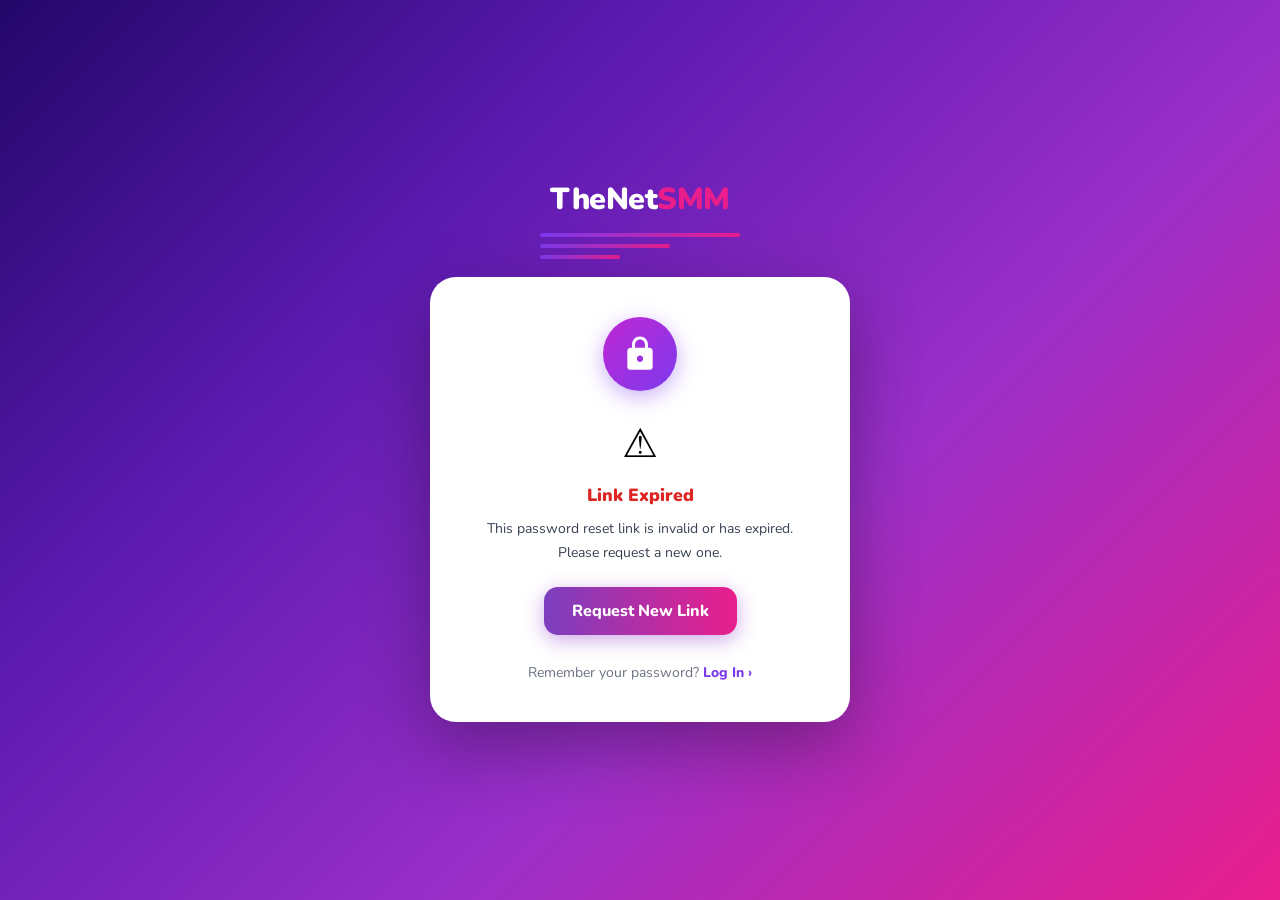
<file: reset-password.html>
<!DOCTYPE html>
<html lang="en">
<head>
  <meta charset="UTF-8"/>
  <meta name="viewport" content="width=device-width,initial-scale=1.0"/>
  <title>Reset Password — TheNetSMM</title>
  <link rel="preconnect" href="https://fonts.googleapis.com"/>
  <link href="https://fonts.googleapis.com/css2?family=Nunito:wght@400;600;700;800;900&display=swap" rel="stylesheet"/>
  <style>
    *,*::before,*::after{box-sizing:border-box;margin:0;padding:0}
    :root{--bg:linear-gradient(135deg,#230769,#5B1AB0 30%,#9B2FC9 62%,#E91E8C);--btn-grad:linear-gradient(90deg,#7B3FBF,#E91E8C);--font:'Nunito',system-ui,sans-serif}
    body{font-family:var(--font);background:var(--bg);min-height:100vh;display:flex;flex-direction:column;align-items:center;justify-content:center;padding:24px 16px;-webkit-font-smoothing:antialiased}
    .brand-card{display:flex;flex-direction:column;align-items:center;margin-bottom:18px}
    .brand-logo{font-size:1.9rem;font-weight:900;color:#fff;letter-spacing:-.5px;margin-bottom:13px}
    .brand-logo span{color:#E91E8C}
    .brand-lines{width:200px;display:flex;flex-direction:column;gap:7px}
    .brand-line{height:4px;border-radius:3px;background:linear-gradient(90deg,#7C3AED,#E91E8C)}
    .brand-line:nth-child(1){width:100%}.brand-line:nth-child(2){width:65%}.brand-line:nth-child(3){width:40%}
    .auth-card{background:#fff;border-radius:26px;padding:40px 34px;width:100%;max-width:420px;box-shadow:0 24px 70px rgba(0,0,0,.32)}
    .icon-wrap{display:flex;justify-content:center;margin-bottom:16px}
    .icon-circle{width:74px;height:74px;background:linear-gradient(135deg,#C026D3,#7C3AED);border-radius:50%;display:flex;align-items:center;justify-content:center;box-shadow:0 6px 22px rgba(124,58,237,.4)}
    .icon-circle svg{width:38px;height:38px;fill:#fff}
    .auth-title{font-size:1.7rem;font-weight:900;color:#111827;text-align:center;margin-bottom:8px}
    .auth-subtitle{font-size:.875rem;color:#6B7280;text-align:center;margin-bottom:24px;line-height:1.6}
    .alert{padding:11px 14px;border-radius:12px;font-size:.875rem;font-weight:700;text-align:center;margin-bottom:14px;display:none}
    .alert.show{display:block}
    .alert-error{background:#FEF2F2;border:1.5px solid #FECACA;color:#DC2626}
    .alert-success{background:#F0FDF4;border:1.5px solid #BBF7D0;color:#16A34A}
    .form-group{margin-bottom:16px}
    .form-label{display:block;font-size:.875rem;font-weight:700;color:#374151;margin-bottom:7px}
    .input-wrap{display:flex;align-items:center;gap:10px;background:#F9FAFB;border:1.5px solid #E5E7EB;border-radius:14px;padding:12px 14px;transition:border-color .2s,background .2s}
    .input-wrap:focus-within{border-color:#9333EA;background:#fff}
    .input-wrap>svg{flex-shrink:0;width:19px;height:19px;fill:#A78BFA}
    .input-wrap input{flex:1;border:none;background:transparent;outline:none;font-size:.88rem;font-weight:600;font-family:var(--font);color:#374151}
    .input-wrap input::placeholder{color:#9CA3AF;font-weight:500}
    .eye-btn{background:none;border:none;cursor:pointer;padding:0;display:flex;align-items:center;color:#9CA3AF}
    .eye-btn svg{width:18px;height:18px;fill:none;stroke:currentColor;stroke-width:2}
    .btn-primary{width:100%;padding:15px;border:none;border-radius:14px;background:var(--btn-grad);color:#fff;font-size:1rem;font-weight:800;font-family:var(--font);cursor:pointer;box-shadow:0 5px 20px rgba(139,47,201,.42);transition:opacity .2s,transform .1s;margin-top:4px}
    .btn-primary:hover{opacity:.91}.btn-primary:active{transform:scale(.97)}.btn-primary:disabled{opacity:.55;cursor:not-allowed}
    .spinner{display:inline-block;width:16px;height:16px;border:2.5px solid rgba(255,255,255,.4);border-top-color:#fff;border-radius:50%;animation:spin .7s linear infinite;vertical-align:middle;margin-right:7px}
    @keyframes spin{to{transform:rotate(360deg)}}
    .auth-link{text-align:center;font-size:.875rem;color:#6B7280;margin-top:18px}
    .auth-link a{color:#7C3AED;font-weight:800;text-decoration:none}
    .pw-hint{font-size:.78rem;color:#9CA3AF;margin-top:5px}
  </style>
</head>
<body>

  <div class="brand-card">
    <div class="brand-logo">TheNet<span>SMM</span></div>
    <div class="brand-lines">
      <div class="brand-line"></div><div class="brand-line"></div><div class="brand-line"></div>
    </div>
  </div>

  <div class="auth-card">
    <div class="icon-wrap">
      <div class="icon-circle">
        <svg viewBox="0 0 24 24"><path d="M18 8h-1V6c0-2.8-2.2-5-5-5S7 3.2 7 6v2H6c-1.1 0-2 .9-2 2v10c0 1.1.9 2 2 2h12c1.1 0 2-.9 2-2V10c0-1.1-.9-2-2-2zm-6 9c-1.1 0-2-.9-2-2s.9-2 2-2 2 .9 2 2-.9 2-2 2zm3.1-9H8.9V6c0-1.7 1.4-3.1 3.1-3.1 1.7 0 3.1 1.4 3.1 3.1v2z"/></svg>
      </div>
    </div>

    <!-- Password form (default shown) -->
    <div id="formSection">
      <h1 class="auth-title">Reset Password</h1>
      <p class="auth-subtitle">Create a strong new password for your account.</p>
      <div class="alert" id="alert"></div>

      <div class="form-group">
        <label class="form-label">New Password</label>
        <div class="input-wrap">
          <svg viewBox="0 0 24 24"><path d="M18 8h-1V6c0-2.8-2.2-5-5-5S7 3.2 7 6v2H6c-1.1 0-2 .9-2 2v10c0 1.1.9 2 2 2h12c1.1 0 2-.9 2-2V10c0-1.1-.9-2-2-2zm-6 9c-1.1 0-2-.9-2-2s.9-2 2-2 2 .9 2 2-.9 2-2 2zm3.1-9H8.9V6c0-1.7 1.4-3.1 3.1-3.1 1.7 0 3.1 1.4 3.1 3.1v2z"/></svg>
          <input type="password" id="newPass" placeholder="Min 6 characters" autocomplete="new-password"/>
          <button type="button" class="eye-btn" onclick="togglePw('newPass','eye1')">
            <svg id="eye1" viewBox="0 0 24 24" stroke-linecap="round" stroke-linejoin="round">
              <path d="M15 12a3 3 0 11-6 0 3 3 0 016 0z"/>
              <path d="M2.458 12C3.732 7.943 7.523 5 12 5c4.478 0 8.268 2.943 9.542 7-1.274 4.057-5.064 7-9.542 7-4.477 0-8.268-2.943-9.542-7z"/>
            </svg>
          </button>
        </div>
      </div>

      <div class="form-group">
        <label class="form-label">Confirm Password</label>
        <div class="input-wrap">
          <svg viewBox="0 0 24 24"><path d="M18 8h-1V6c0-2.8-2.2-5-5-5S7 3.2 7 6v2H6c-1.1 0-2 .9-2 2v10c0 1.1.9 2 2 2h12c1.1 0 2-.9 2-2V10c0-1.1-.9-2-2-2zm-6 9c-1.1 0-2-.9-2-2s.9-2 2-2 2 .9 2 2-.9 2-2 2zm3.1-9H8.9V6c0-1.7 1.4-3.1 3.1-3.1 1.7 0 3.1 1.4 3.1 3.1v2z"/></svg>
          <input type="password" id="confPass" placeholder="Repeat password" autocomplete="new-password"/>
          <button type="button" class="eye-btn" onclick="togglePw('confPass','eye2')">
            <svg id="eye2" viewBox="0 0 24 24" stroke-linecap="round" stroke-linejoin="round">
              <path d="M15 12a3 3 0 11-6 0 3 3 0 016 0z"/>
              <path d="M2.458 12C3.732 7.943 7.523 5 12 5c4.478 0 8.268 2.943 9.542 7-1.274 4.057-5.064 7-9.542 7-4.477 0-8.268-2.943-9.542-7z"/>
            </svg>
          </button>
        </div>
      </div>

      <button class="btn-primary" id="resetBtn" onclick="doReset()">Set New Password</button>
    </div>

    <!-- Error: invalid/expired token -->
    <div id="errorSection" style="display:none;text-align:center;padding:10px 0">
      <div style="font-size:2.5rem;margin-bottom:12px">⚠️</div>
      <h2 style="font-size:1.1rem;font-weight:900;color:#DC2626;margin-bottom:10px">Link Expired</h2>
      <p style="font-size:.875rem;color:#374151;line-height:1.7;margin-bottom:18px">
        This password reset link is invalid or has expired.<br>
        Please request a new one.
      </p>
      <a href="/forgot-password" class="btn-primary" style="display:inline-block;text-decoration:none;padding:13px 28px;width:auto">
        Request New Link
      </a>
    </div>

    <p class="auth-link">Remember your password? <a href="/login">Log In &rsaquo;</a></p>
  </div>

  <script src="config.js"></script>
  <script>
    // Get token from URL
    const _token = new URLSearchParams(window.location.search).get('token');
    if (!_token) {
      document.getElementById('formSection').style.display = 'none';
      document.getElementById('errorSection').style.display = 'block';
    }

    function togglePw(inputId, iconId) {
      const pw = document.getElementById(inputId);
      const ic = document.getElementById(iconId);
      if (pw.type === 'password') {
        pw.type = 'text';
        ic.innerHTML = `<path d="M13.875 18.825A10.05 10.05 0 0112 19c-4.478 0-8.268-2.943-9.543-7a9.97 9.97 0 011.563-3.029m5.858.908a3 3 0 114.243 4.243M9.878 9.878l4.242 4.242M9.88 9.88l-3.29-3.29m7.532 7.532l3.29 3.29M3 3l3.59 3.59m0 0A9.953 9.953 0 0112 5c4.478 0 8.268 2.943 9.543 7a10.025 10.025 0 01-4.132 5.411m0 0L21 21"/>`;
      } else {
        pw.type = 'password';
        ic.innerHTML = `<path d="M15 12a3 3 0 11-6 0 3 3 0 016 0z"/><path d="M2.458 12C3.732 7.943 7.523 5 12 5c4.478 0 8.268 2.943 9.542 7-1.274 4.057-5.064 7-9.542 7-4.477 0-8.268-2.943-9.542-7z"/>`;
      }
    }

    async function doReset() {
      const alertEl = document.getElementById('alert');
      alertEl.className = 'alert';
      const newPass  = document.getElementById('newPass').value;
      const confPass = document.getElementById('confPass').value;
      if (!newPass || !confPass) {
        alertEl.className = 'alert show alert-error';
        alertEl.textContent = 'Please fill in both password fields.'; return;
      }
      if (newPass.length < 6) {
        alertEl.className = 'alert show alert-error';
        alertEl.textContent = 'Password must be at least 6 characters.'; return;
      }
      if (newPass !== confPass) {
        alertEl.className = 'alert show alert-error';
        alertEl.textContent = 'Passwords do not match.'; return;
      }

      const btn = document.getElementById('resetBtn');
      btn.disabled = true;
      btn.innerHTML = '<span class="spinner"></span>Updating...';

      try {
        const data = await apiCall('/api/auth/reset-password', 'POST', {
          token: _token, newPassword: newPass,
        });
        alertEl.className = 'alert show alert-success';
        alertEl.textContent = '✅ ' + data.message + ' Redirecting to login...';
        setTimeout(() => window.location.replace('/login'), 2500);
      } catch (err) {
        if (err.message.includes('invalid') || err.message.includes('expired')) {
          document.getElementById('formSection').style.display = 'none';
          document.getElementById('errorSection').style.display = 'block';
        } else {
          alertEl.className = 'alert show alert-error';
          alertEl.textContent = err.message || 'Reset failed. Please try again.';
          btn.disabled = false; btn.textContent = 'Set New Password';
        }
      }
    }

    document.addEventListener('keydown', e => { if (e.key === 'Enter') doReset(); });
  </script>
</body>
</html>
</file>
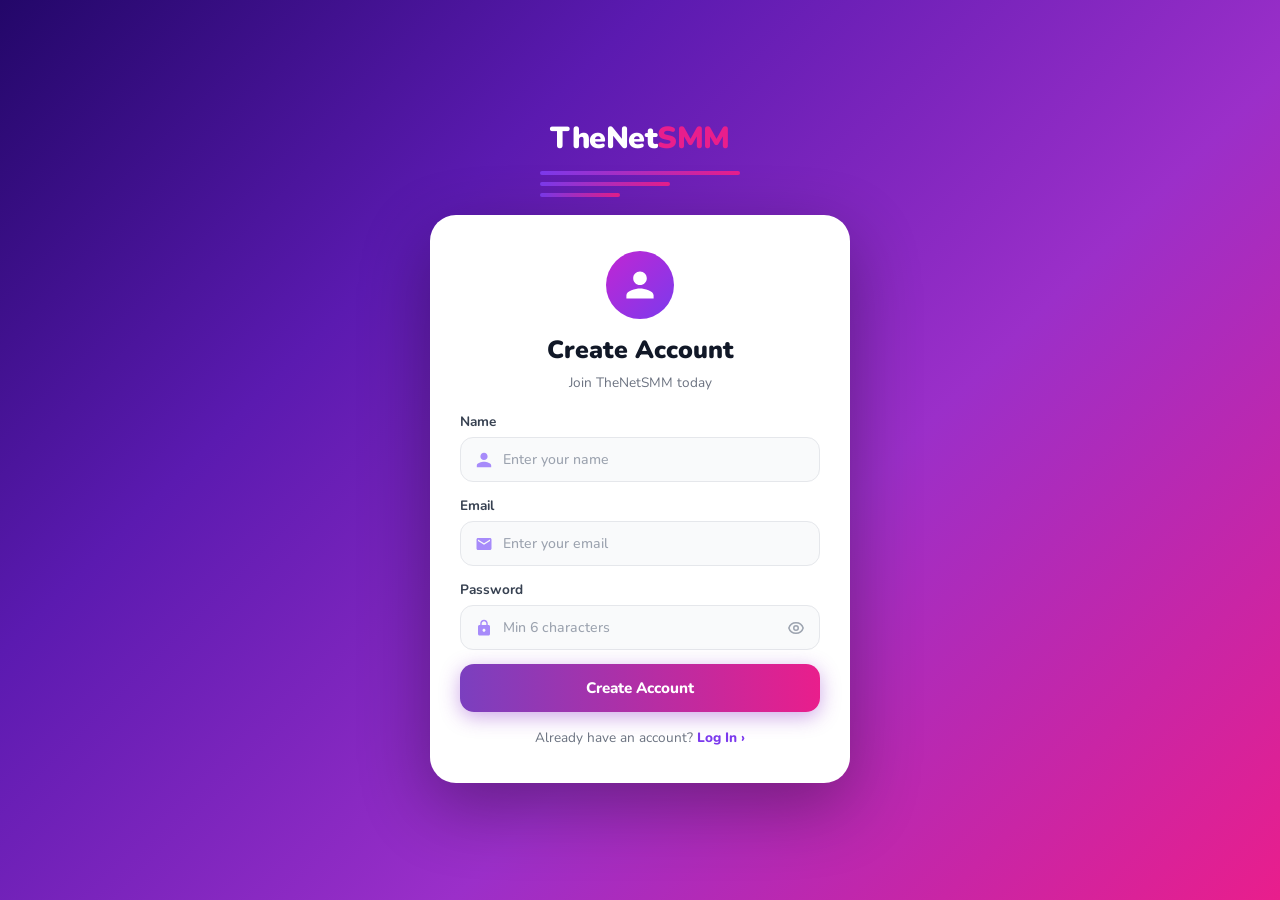
<file: signup.html>
<!DOCTYPE html>
<html lang="en">
<head>
  <meta charset="UTF-8"/>
  <meta name="viewport" content="width=device-width,initial-scale=1.0"/>
  <title>Sign Up — TheNetSMM</title>
  <link rel="preconnect" href="https://fonts.googleapis.com"/>
  <link href="https://fonts.googleapis.com/css2?family=Nunito:wght@400;600;700;800;900&display=swap" rel="stylesheet"/>
  <style>
    *,*::before,*::after{box-sizing:border-box;margin:0;padding:0}
    :root{--bg:linear-gradient(135deg,#230769,#5B1AB0 30%,#9B2FC9 62%,#E91E8C);--btn:linear-gradient(90deg,#7B3FBF,#E91E8C);--font:'Nunito',system-ui,sans-serif}
    body{font-family:var(--font);background:var(--bg);min-height:100vh;display:flex;flex-direction:column;align-items:center;justify-content:center;padding:24px 16px}
    .brand{display:flex;flex-direction:column;align-items:center;margin-bottom:18px}
    .brand-logo{font-size:1.9rem;font-weight:900;color:#fff;letter-spacing:-.5px;margin-bottom:12px}
    .brand-logo span{color:#E91E8C}
    .brand-lines{width:200px;display:flex;flex-direction:column;gap:7px}
    .brand-line{height:4px;border-radius:3px;background:linear-gradient(90deg,#7C3AED,#E91E8C)}
    .brand-line:nth-child(1){width:100%}.brand-line:nth-child(2){width:65%}.brand-line:nth-child(3){width:40%}
    .card{background:#fff;border-radius:26px;padding:36px 30px;width:100%;max-width:420px;box-shadow:0 24px 70px rgba(0,0,0,.32)}
    .icon-wrap{display:flex;justify-content:center;margin-bottom:14px}
    .icon-circle{width:68px;height:68px;background:linear-gradient(135deg,#C026D3,#7C3AED);border-radius:50%;display:flex;align-items:center;justify-content:center}
    .icon-circle svg{width:34px;height:34px;fill:#fff}
    .title{font-size:1.55rem;font-weight:900;color:#111827;text-align:center;margin-bottom:6px}
    .subtitle{font-size:.85rem;color:#6B7280;text-align:center;margin-bottom:20px}
    .alert{padding:11px 14px;border-radius:12px;font-size:.875rem;font-weight:700;text-align:center;margin-bottom:14px;display:none}
    .alert.show{display:block}
    .alert-error{background:#FEF2F2;border:1.5px solid #FECACA;color:#DC2626}
    .form-group{margin-bottom:14px}
    .form-label{display:block;font-size:.85rem;font-weight:700;color:#374151;margin-bottom:6px}
    .input-wrap{display:flex;align-items:center;gap:10px;background:#F9FAFB;border:1.5px solid #E5E7EB;border-radius:13px;padding:12px 14px;transition:border-color .2s}
    .input-wrap:focus-within{border-color:#9333EA;background:#fff}
    .input-wrap>svg{flex-shrink:0;width:18px;height:18px;fill:#A78BFA}
    .input-wrap input{flex:1;border:none;background:transparent;outline:none;font-size:.88rem;font-weight:600;font-family:var(--font);color:#374151}
    .input-wrap input::placeholder{color:#9CA3AF;font-weight:500}
    .eye-btn{background:none;border:none;cursor:pointer;padding:0;display:flex;color:#9CA3AF}
    .eye-btn svg{width:18px;height:18px;fill:none;stroke:currentColor;stroke-width:2;stroke-linecap:round;stroke-linejoin:round}
    .btn{width:100%;padding:14px;border:none;border-radius:14px;background:var(--btn);color:#fff;font-size:.95rem;font-weight:800;font-family:var(--font);cursor:pointer;box-shadow:0 5px 20px rgba(139,47,201,.42);transition:opacity .2s,transform .1s}
    .btn:hover{opacity:.91}.btn:active{transform:scale(.97)}.btn:disabled{opacity:.45;cursor:not-allowed}
    .spinner{display:inline-block;width:16px;height:16px;border:2.5px solid rgba(255,255,255,.4);border-top-color:#fff;border-radius:50%;animation:spin .7s linear infinite;vertical-align:middle;margin-right:7px}
    @keyframes spin{to{transform:rotate(360deg)}}
    .footer-link{text-align:center;font-size:.85rem;color:#6B7280;margin-top:16px}
    .footer-link a{color:#7C3AED;font-weight:800;text-decoration:none}
    /* Backup codes */
    #codesSection{display:none}
    .warn-box{background:#FEF3C7;border:2px solid #F59E0B;border-radius:14px;padding:14px 16px;margin-bottom:14px}
    .warn-title{color:#92400E;font-size:.82rem;font-weight:900;margin-bottom:8px}
    .warn-body{color:#78350F;font-size:.78rem;line-height:1.7}
    .codes-grid{display:grid;grid-template-columns:1fr 1fr;gap:8px;margin-top:12px}
    .code-chip{background:#fff;border:2px solid #D97706;border-radius:10px;padding:11px 8px;text-align:center;font-family:'Courier New',monospace;font-size:.9rem;font-weight:900;color:#1E1B4B;letter-spacing:.1em;word-break:break-all}
    .confirm-row{display:flex;align-items:flex-start;gap:10px;cursor:pointer;padding:12px 14px;background:#F0FDF4;border:1.5px solid #BBF7D0;border-radius:12px;margin:14px 0}
    .confirm-row input{width:18px;height:18px;flex-shrink:0;margin-top:2px;accent-color:#059669;cursor:pointer}
    .confirm-row span{font-size:.83rem;color:#166534;font-weight:700;line-height:1.5}
  </style>
</head>
<body>
  <div class="brand">
    <div class="brand-logo">TheNet<span>SMM</span></div>
    <div class="brand-lines"><div class="brand-line"></div><div class="brand-line"></div><div class="brand-line"></div></div>
  </div>

  <div class="card">
    <!-- ── Form ── -->
    <div id="formSection">
      <div class="icon-wrap">
        <div class="icon-circle">
          <svg viewBox="0 0 24 24"><path d="M12 12c2.7 0 4.8-2.1 4.8-4.8S14.7 2.4 12 2.4 7.2 4.5 7.2 7.2 9.3 12 12 12zm0 2.4c-3.2 0-9.6 1.6-9.6 4.8v2.4h19.2v-2.4c0-3.2-6.4-4.8-9.6-4.8z"/></svg>
        </div>
      </div>
      <h1 class="title">Create Account</h1>
      <p class="subtitle">Join TheNetSMM today</p>
      <div class="alert" id="alert"></div>

      <div class="form-group">
        <label class="form-label">Name</label>
        <div class="input-wrap">
          <svg viewBox="0 0 24 24"><path d="M12 12c2.7 0 4.8-2.1 4.8-4.8S14.7 2.4 12 2.4 7.2 4.5 7.2 7.2 9.3 12 12 12zm0 2.4c-3.2 0-9.6 1.6-9.6 4.8v2.4h19.2v-2.4c0-3.2-6.4-4.8-9.6-4.8z"/></svg>
          <input type="text" id="name" placeholder="Enter your name" autocomplete="name"/>
        </div>
      </div>

      <div class="form-group">
        <label class="form-label">Email</label>
        <div class="input-wrap">
          <svg viewBox="0 0 24 24"><path d="M20 4H4c-1.1 0-2 .9-2 2v12c0 1.1.9 2 2 2h16c1.1 0 2-.9 2-2V6c0-1.1-.9-2-2-2zm0 4l-8 5-8-5V6l8 5 8-5v2z"/></svg>
          <input type="email" id="email" placeholder="Enter your email" autocomplete="email"/>
        </div>
      </div>

      <div class="form-group">
        <label class="form-label">Password</label>
        <div class="input-wrap">
          <svg viewBox="0 0 24 24"><path d="M18 8h-1V6c0-2.8-2.2-5-5-5S7 3.2 7 6v2H6c-1.1 0-2 .9-2 2v10c0 1.1.9 2 2 2h12c1.1 0 2-.9 2-2V10c0-1.1-.9-2-2-2zm-6 9c-1.1 0-2-.9-2-2s.9-2 2-2 2 .9 2 2-.9 2-2 2zm3.1-9H8.9V6c0-1.7 1.4-3.1 3.1-3.1 1.7 0 3.1 1.4 3.1 3.1v2z"/></svg>
          <input type="password" id="password" placeholder="Min 6 characters" autocomplete="new-password"/>
          <button type="button" class="eye-btn" onclick="togglePw()">
            <svg id="eyeIco" viewBox="0 0 24 24">
              <path d="M15 12a3 3 0 11-6 0 3 3 0 016 0z"/>
              <path d="M2.458 12C3.732 7.943 7.523 5 12 5c4.478 0 8.268 2.943 9.542 7-1.274 4.057-5.064 7-9.542 7-4.477 0-8.268-2.943-9.542-7z"/>
            </svg>
          </button>
        </div>
      </div>

      <button class="btn" id="signupBtn" onclick="doSignup()">Create Account</button>
      <p class="footer-link">Already have an account? <a href="/login">Log In &rsaquo;</a></p>
    </div>

    <!-- ── Backup codes (shown after signup) ── -->
    <div id="codesSection">
      <div style="text-align:center;margin-bottom:18px">
        <div style="font-size:2.8rem;margin-bottom:10px">🔐</div>
        <h2 style="color:#1E1B4B;font-size:1.15rem;font-weight:900;margin-bottom:6px">Account Created!</h2>
        <p style="color:#374151;font-size:.85rem;line-height:1.6">
          Backup Codes ကို <strong>ယခုချက်ချင်း</strong> screenshot ရိုက်ပါ
        </p>
      </div>

      <div class="warn-box">
        <div class="warn-title">⚠️ ဒီ page ပိတ်ပြီးရင် codes ကို ထပ်မကြည့်နိုင်တော့!</div>
        <div class="warn-body">
          • Password မေ့ရင် ဒီ backup code ဖြင့်သာ ပြောင်းနိုင်သည်<br>
          • Code တစ်ခုကို တစ်ကြိမ်သာ သုံးနိုင်သည်<br>
          • Screenshots ရိုက်ပြီး လုံခြုံသောနေရာတွင် သိမ်းပါ
        </div>
        <div class="codes-grid" id="codesGrid">
          <!-- codes injected here -->
        </div>
      </div>

      <label class="confirm-row">
        <input type="checkbox" id="confirmChk" onchange="onConfirm(this)"/>
        <span>✅ Codes တွေကို screenshot ရိုက်ပြီး သိမ်းဆည်းပြီးပြီ</span>
      </label>

      <button class="btn" id="goLoginBtn" onclick="goLogin()" disabled
        style="opacity:.42;cursor:not-allowed">
        Login ဝင်မည် →
      </button>
    </div>
  </div>

  <script src="config.js"></script>
  <script>
    // ⚠️ IMPORTANT: Do NOT call redirectIfLoggedIn() here
    // User might be creating a new account even while another session is active

    function togglePw() {
      const pw = document.getElementById('password');
      const ic = document.getElementById('eyeIco');
      const show = pw.type === 'password';
      pw.type = show ? 'text' : 'password';
      ic.innerHTML = show
        ? '<path d="M13.875 18.825A10.05 10.05 0 0112 19c-4.478 0-8.268-2.943-9.543-7a9.97 9.97 0 011.563-3.029m5.858.908a3 3 0 114.243 4.243M9.878 9.878l4.242 4.242M9.88 9.88l-3.29-3.29m7.532 7.532l3.29 3.29M3 3l3.59 3.59m0 0A9.953 9.953 0 0112 5c4.478 0 8.268 2.943 9.543 7a10.025 10.025 0 01-4.132 5.411m0 0L21 21"/>'
        : '<path d="M15 12a3 3 0 11-6 0 3 3 0 016 0z"/><path d="M2.458 12C3.732 7.943 7.523 5 12 5c4.478 0 8.268 2.943 9.542 7-1.274 4.057-5.064 7-9.542 7-4.477 0-8.268-2.943-9.542-7z"/>';
    }

    async function doSignup() {
      const alertEl = document.getElementById('alert');
      alertEl.className = 'alert';

      const name     = document.getElementById('name').value.trim();
      const email    = document.getElementById('email').value.trim();
      const password = document.getElementById('password').value;

      if (!name)           { showErr('Name ထည့်ပါ');                           return; }
      if (!email)          { showErr('Email ထည့်ပါ');                          return; }
      if (!email.includes('@')) { showErr('Email မှန်ကန်ကြောင်း စစ်ပါ');    return; }
      if (password.length < 6) { showErr('Password အနည်းဆုံး 6 လုံးဖြစ်ရမည်'); return; }

      function showErr(msg) {
        alertEl.className = 'alert show alert-error';
        alertEl.textContent = msg;
      }

      const btn = document.getElementById('signupBtn');
      btn.disabled = true;
      btn.innerHTML = '<span class="spinner"></span>Creating account...';

      try {
        const data = await apiCall('/api/auth/signup', 'POST', { name, email, password });
        console.log('[Signup] Success, backupCodes count:', (data.backupCodes || []).length);

        // Populate codes grid
        const codes = Array.isArray(data.backupCodes) ? data.backupCodes : [];
        const grid  = document.getElementById('codesGrid');

        if (codes.length === 0) {
          // Codes missing — still show section with warning
          grid.innerHTML = '<div style="grid-column:1/-1;color:#DC2626;font-size:.8rem;font-weight:700;padding:8px 0">⚠️ Codes ထွက်မလာပါ — Admin ကို ဆက်သွယ်ပါ</div>';
          console.warn('[Signup] No backup codes in response:', data);
        } else {
          grid.innerHTML = codes.map(function(c) {
            return '<div class="code-chip">' + c + '</div>';
          }).join('');
        }

        // Show codes section, hide form
        document.getElementById('formSection').style.display  = 'none';
        document.getElementById('codesSection').style.display = 'block';

        // Reset button in case user navigates back
        btn.disabled    = false;
        btn.textContent = 'Create Account';

      } catch (err) {
        console.error('[Signup] Error:', err.message);
        alertEl.className = 'alert show alert-error';
        alertEl.textContent = err.message || 'Signup failed. Please try again.';
        btn.disabled    = false;
        btn.textContent = 'Create Account';
      }
    }

    function onConfirm(cb) {
      const btn = document.getElementById('goLoginBtn');
      btn.disabled      = !cb.checked;
      btn.style.opacity = cb.checked ? '1' : '.42';
      btn.style.cursor  = cb.checked ? 'pointer' : 'not-allowed';
    }

    function goLogin() {
      // Clear old session — new account needs fresh login
      localStorage.removeItem('smm_user');
      window.location.replace('/login');
    }
  </script>
</body>
</html>
</file>
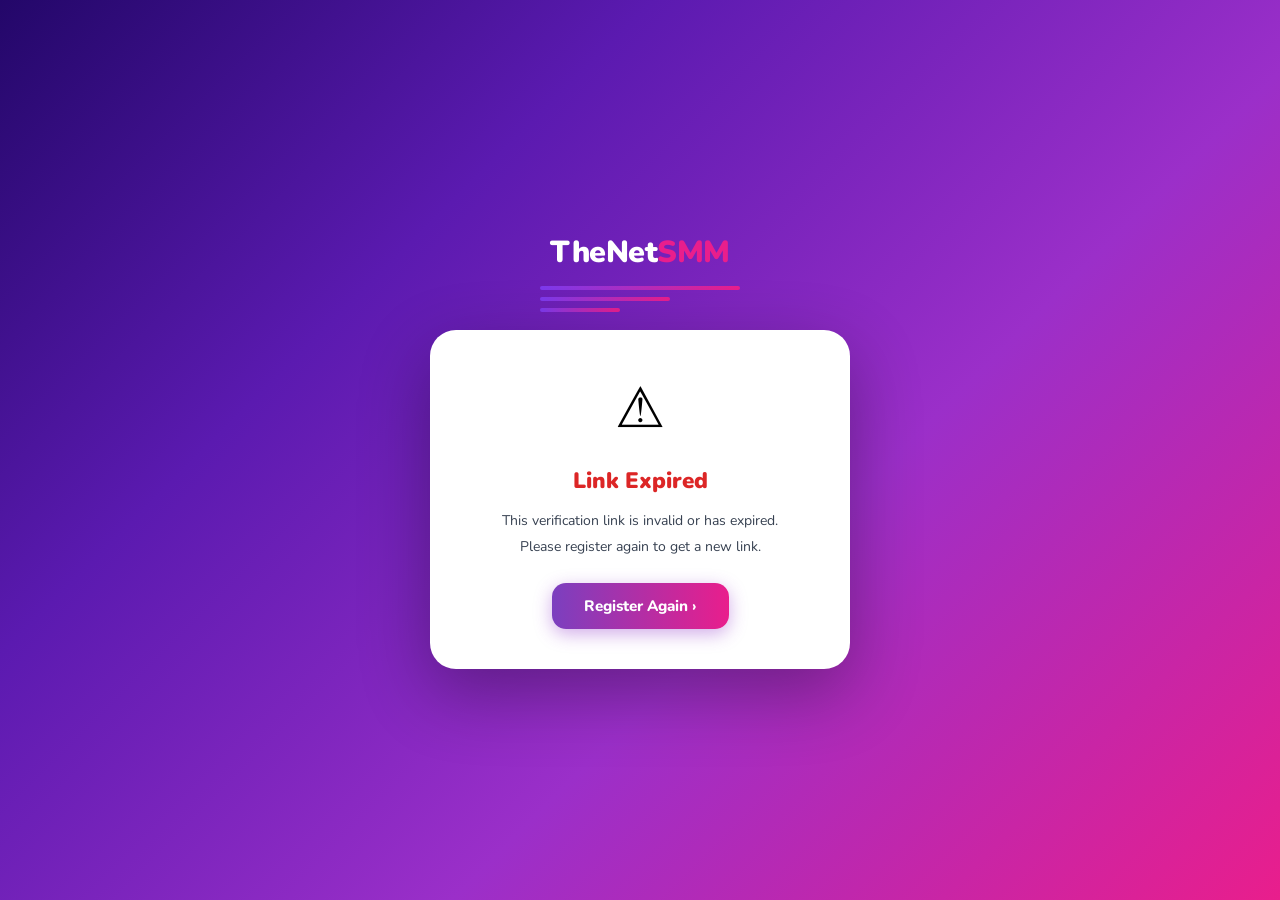
<file: verify-email.html>
<!DOCTYPE html>
<html lang="en">
<head>
  <meta charset="UTF-8"/>
  <meta name="viewport" content="width=device-width,initial-scale=1.0"/>
  <title>Verify Email — TheNetSMM</title>
  <link rel="preconnect" href="https://fonts.googleapis.com"/>
  <link href="https://fonts.googleapis.com/css2?family=Nunito:wght@400;600;700;800;900&display=swap" rel="stylesheet"/>
  <style>
    *,*::before,*::after{box-sizing:border-box;margin:0;padding:0}
    :root{--bg:linear-gradient(135deg,#230769,#5B1AB0 30%,#9B2FC9 62%,#E91E8C);--btn-grad:linear-gradient(90deg,#7B3FBF,#E91E8C);--font:'Nunito',system-ui,sans-serif}
    body{font-family:var(--font);background:var(--bg);min-height:100vh;display:flex;flex-direction:column;align-items:center;justify-content:center;padding:24px 16px;-webkit-font-smoothing:antialiased}
    .brand-card{display:flex;flex-direction:column;align-items:center;margin-bottom:18px}
    .brand-logo{font-size:1.9rem;font-weight:900;color:#fff;letter-spacing:-.5px;margin-bottom:13px}
    .brand-logo span{color:#E91E8C}
    .brand-lines{width:200px;display:flex;flex-direction:column;gap:7px}
    .brand-line{height:4px;border-radius:3px;background:linear-gradient(90deg,#7C3AED,#E91E8C)}
    .brand-line:nth-child(1){width:100%}.brand-line:nth-child(2){width:65%}.brand-line:nth-child(3){width:40%}
    .auth-card{background:#fff;border-radius:26px;padding:40px 34px;width:100%;max-width:420px;box-shadow:0 24px 70px rgba(0,0,0,.32);text-align:center}
    .big-icon{font-size:3.5rem;margin-bottom:18px}
    .state-title{font-size:1.4rem;font-weight:900;margin-bottom:12px}
    .state-text{font-size:.875rem;color:#374151;line-height:1.8;margin-bottom:24px}
    .btn{display:inline-block;padding:13px 32px;border:none;border-radius:14px;background:var(--btn-grad);color:#fff;font-size:.95rem;font-weight:800;font-family:var(--font);cursor:pointer;text-decoration:none;box-shadow:0 5px 18px rgba(139,47,201,.4);transition:opacity .2s}
    .btn:hover{opacity:.88}
    .spinner-wrap{display:flex;flex-direction:column;align-items:center;gap:14px;padding:10px 0}
    .spinner{width:48px;height:48px;border:4px solid #EDE9FE;border-top-color:#7C3AED;border-radius:50%;animation:spin .8s linear infinite}
    @keyframes spin{to{transform:rotate(360deg)}}
    .spin-text{font-size:.9rem;font-weight:700;color:#6B7280}
  </style>
</head>
<body>

  <div class="brand-card">
    <div class="brand-logo">TheNet<span>SMM</span></div>
    <div class="brand-lines">
      <div class="brand-line"></div><div class="brand-line"></div><div class="brand-line"></div>
    </div>
  </div>

  <div class="auth-card">

    <!-- Loading state -->
    <div id="stateLoading">
      <div class="spinner-wrap">
        <div class="spinner"></div>
        <span class="spin-text">Verifying your email address...</span>
      </div>
    </div>

    <!-- Success state -->
    <div id="stateSuccess" style="display:none">
      <div class="big-icon">🎉</div>
      <h1 class="state-title" style="color:#059669">Email Verified!</h1>
      <p class="state-text">
        Your account has been confirmed successfully.<br>
        You can now log in and start using TheNetSMM.
      </p>
      <a href="/login" class="btn">Go to Login &rsaquo;</a>
    </div>

    <!-- Already verified state -->
    <div id="stateAlready" style="display:none">
      <div class="big-icon">✅</div>
      <h1 class="state-title" style="color:#7C3AED">Already Verified</h1>
      <p class="state-text">Your email is already verified. You can log in now.</p>
      <a href="/login" class="btn">Log In &rsaquo;</a>
    </div>

    <!-- Error state -->
    <div id="stateError" style="display:none">
      <div class="big-icon">⚠️</div>
      <h1 class="state-title" style="color:#DC2626">Link Expired</h1>
      <p class="state-text" id="errText">
        This verification link is invalid or has expired.<br>
        Please register again to get a new link.
      </p>
      <a href="/signup" class="btn">Register Again &rsaquo;</a>
    </div>

  </div>

  <script src="config.js"></script>
  <script>
    function show(id) {
      ['stateLoading','stateSuccess','stateAlready','stateError']
        .forEach(s => document.getElementById(s).style.display = s === id ? 'block' : 'none');
    }

    (async () => {
      const token = new URLSearchParams(window.location.search).get('token');
      if (!token) { show('stateError'); return; }

      try {
        const data = await fetch(
          `${(typeof CONFIG !== 'undefined' ? CONFIG.API_URL : '')}` +
          `/api/auth/verify-email?token=${encodeURIComponent(token)}`
        ).then(async r => {
          const d = await r.json();
          if (!r.ok) throw new Error(d.message || 'Verification failed');
          return d;
        });

        if (data.message && data.message.toLowerCase().includes('already')) {
          show('stateAlready');
        } else {
          show('stateSuccess');
          // Auto-redirect to login after 3s
          setTimeout(() => window.location.replace('/login'), 3000);
        }
      } catch (err) {
        document.getElementById('errText').textContent = err.message ||
          'Verification link is invalid or expired. Please register again.';
        show('stateError');
      }
    })();
  </script>
</body>
</html>
</file>
